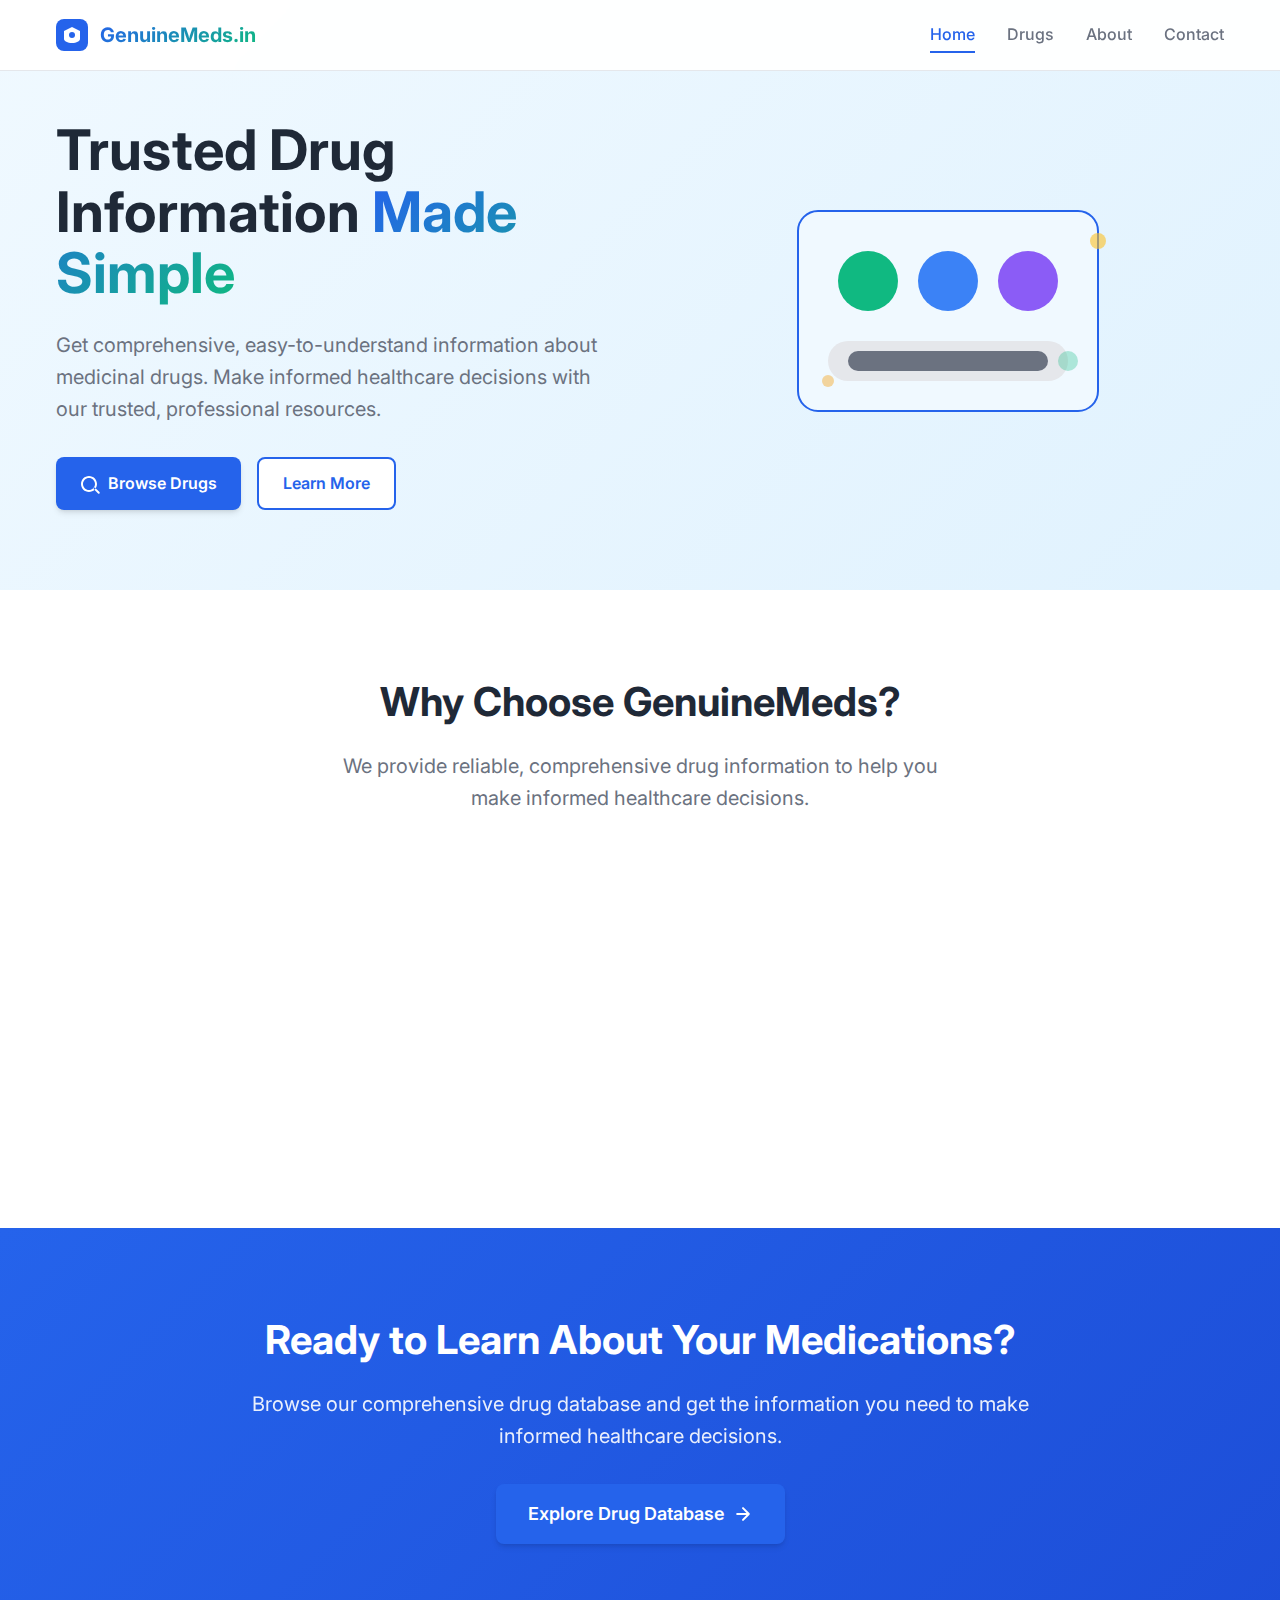
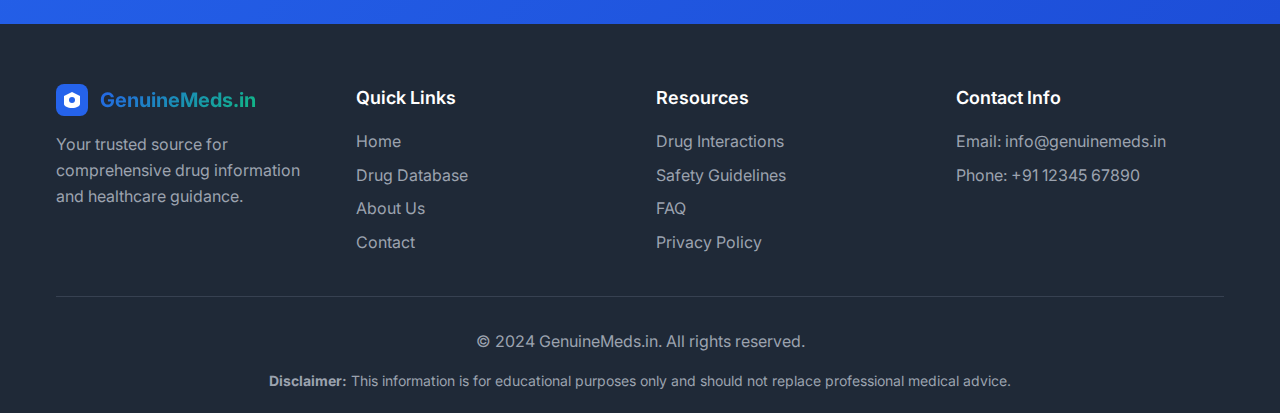
<file: index.html>
<!DOCTYPE html>
<html lang="en">
<head>
    <meta charset="UTF-8">
    <meta name="viewport" content="width=device-width, initial-scale=1.0">
    <title>GenuineMeds.in - Trusted Drug Information</title>
    <meta name="description" content="Your trusted source for comprehensive, easy-to-understand information about medicinal drugs and healthcare.">
    <link rel="stylesheet" href="styles.css">
    <link rel="preconnect" href="https://fonts.googleapis.com">
    <link rel="preconnect" href="https://fonts.gstatic.com" crossorigin>
    <link href="https://fonts.googleapis.com/css2?family=Inter:wght@300;400;500;600;700&display=swap" rel="stylesheet">
</head>
<body>
    <!-- Navigation -->
    <nav class="navbar">
        <div class="nav-container">
            <div class="nav-logo">
                <svg width="32" height="32" viewBox="0 0 32 32" fill="none" xmlns="http://www.w3.org/2000/svg">
                    <rect width="32" height="32" rx="8" fill="#2563eb"/>
                    <path d="M16 8L24 12V20C24 22.2091 20.4183 24 16 24C11.5817 24 8 22.2091 8 20V12L16 8Z" fill="white"/>
                    <circle cx="16" cy="16" r="3" fill="#2563eb"/>
                </svg>
                <span class="logo-text">GenuineMeds.in</span>
            </div>
            <div class="nav-menu" id="nav-menu">
                <a href="index.html" class="nav-link active">Home</a>
                <a href="drugs.html" class="nav-link">Drugs</a>
                <a href="about.html" class="nav-link">About</a>
                <a href="contact.html" class="nav-link">Contact</a>
            </div>
            <div class="nav-toggle" id="nav-toggle">
                <span class="bar"></span>
                <span class="bar"></span>
                <span class="bar"></span>
            </div>
        </div>
    </nav>

    <!-- Hero Section -->
    <section class="hero">
        <div class="hero-container">
            <div class="hero-content">
                <h1 class="hero-title">
                    Trusted Drug Information
                    <span class="hero-highlight">Made Simple</span>
                </h1>
                <p class="hero-description">
                    Get comprehensive, easy-to-understand information about medicinal drugs. 
                    Make informed healthcare decisions with our trusted, professional resources.
                </p>
                <div class="hero-buttons">
                    <a href="drugs.html" class="btn btn-primary">
                        <svg width="20" height="20" viewBox="0 0 20 20" fill="none" xmlns="http://www.w3.org/2000/svg">
                            <path d="M9 2C13.418 2 17 5.582 17 10C17 14.418 13.418 18 9 18C4.582 18 1 14.418 1 10C1 5.582 4.582 2 9 2ZM9 16C12.314 16 15 13.314 15 10C15 6.686 12.314 4 9 4C5.686 4 3 6.686 3 10C3 13.314 5.686 16 9 16ZM19.485 18.071L15.314 13.9C14.924 13.51 14.291 13.51 13.9 13.9C13.51 14.291 13.51 14.924 13.9 15.314L18.071 19.485C18.462 19.876 19.095 19.876 19.485 19.485C19.876 19.095 19.876 18.462 19.485 18.071Z" fill="currentColor"/>
                        </svg>
                        Browse Drugs
                    </a>
                    <a href="about.html" class="btn btn-secondary">Learn More</a>
                </div>
            </div>
            <div class="hero-image">
                <div class="hero-illustration">
                    <svg width="400" height="300" viewBox="0 0 400 300" fill="none" xmlns="http://www.w3.org/2000/svg">
                        <!-- Medical illustration -->
                        <rect x="50" y="50" width="300" height="200" rx="20" fill="#f0f9ff" stroke="#2563eb" stroke-width="2"/>
                        <circle cx="120" cy="120" r="30" fill="#10b981"/>
                        <circle cx="200" cy="120" r="30" fill="#3b82f6"/>
                        <circle cx="280" cy="120" r="30" fill="#8b5cf6"/>
                        <rect x="80" y="180" width="240" height="40" rx="20" fill="#e5e7eb"/>
                        <rect x="100" y="190" width="200" height="20" rx="10" fill="#6b7280"/>
                        <!-- Decorative elements -->
                        <circle cx="350" cy="80" r="8" fill="#fbbf24" opacity="0.6"/>
                        <circle cx="80" cy="220" r="6" fill="#f59e0b" opacity="0.4"/>
                        <circle cx="320" cy="200" r="10" fill="#10b981" opacity="0.3"/>
                    </svg>
                </div>
            </div>
        </div>
    </section>

    <!-- Features Section -->
    <section class="features">
        <div class="container">
            <div class="section-header">
                <h2 class="section-title">Why Choose GenuineMeds?</h2>
                <p class="section-description">
                    We provide reliable, comprehensive drug information to help you make informed healthcare decisions.
                </p>
            </div>
            <div class="features-grid">
                <div class="feature-card fade-in">
                    <div class="feature-icon">
                        <svg width="48" height="48" viewBox="0 0 48 48" fill="none" xmlns="http://www.w3.org/2000/svg">
                            <rect width="48" height="48" rx="12" fill="#dbeafe"/>
                            <path d="M24 12L32 16V28C32 31.314 27.523 34 24 34C20.477 34 16 31.314 16 28V16L24 12Z" fill="#2563eb"/>
                        </svg>
                    </div>
                    <h3 class="feature-title">Trusted Information</h3>
                    <p class="feature-description">
                        All drug information is verified by healthcare professionals and updated regularly.
                    </p>
                </div>
                <div class="feature-card fade-in">
                    <div class="feature-icon">
                        <svg width="48" height="48" viewBox="0 0 48 48" fill="none" xmlns="http://www.w3.org/2000/svg">
                            <rect width="48" height="48" rx="12" fill="#dcfce7"/>
                            <path d="M20 24L22 26L28 20M24 8C31.732 8 38 14.268 38 22C38 29.732 31.732 36 24 36C16.268 36 10 29.732 10 22C10 14.268 16.268 8 24 8Z" stroke="#16a34a" stroke-width="2" fill="none"/>
                        </svg>
                    </div>
                    <h3 class="feature-title">Easy to Understand</h3>
                    <p class="feature-description">
                        Complex medical information simplified into clear, accessible language for everyone.
                    </p>
                </div>
                <div class="feature-card fade-in">
                    <div class="feature-icon">
                        <svg width="48" height="48" viewBox="0 0 48 48" fill="none" xmlns="http://www.w3.org/2000/svg">
                            <rect width="48" height="48" rx="12" fill="#fef3c7"/>
                            <path d="M24 4L29.09 14.26L40 16L32 23.74L34.18 34.62L24 29.27L13.82 34.62L16 23.74L8 16L18.91 14.26L24 4Z" fill="#f59e0b"/>
                        </svg>
                    </div>
                    <h3 class="feature-title">Comprehensive Details</h3>
                    <p class="feature-description">
                        Complete information including uses, dosage, side effects, and safety precautions.
                    </p>
                </div>
            </div>
        </div>
    </section>

    <!-- CTA Section -->
    <section class="cta">
        <div class="container">
            <div class="cta-content">
                <h2 class="cta-title">Ready to Learn About Your Medications?</h2>
                <p class="cta-description">
                    Browse our comprehensive drug database and get the information you need to make informed healthcare decisions.
                </p>
                <a href="drugs.html" class="btn btn-primary btn-large">
                    Explore Drug Database
                    <svg width="20" height="20" viewBox="0 0 20 20" fill="none" xmlns="http://www.w3.org/2000/svg">
                        <path d="M4.167 10h11.666M10 4.167L15.833 10 10 15.833" stroke="currentColor" stroke-width="2" stroke-linecap="round" stroke-linejoin="round"/>
                    </svg>
                </a>
            </div>
        </div>
    </section>

    <!-- Footer -->
    <footer class="footer">
        <div class="container">
            <div class="footer-content">
                <div class="footer-section">
                    <div class="footer-logo">
                        <svg width="32" height="32" viewBox="0 0 32 32" fill="none" xmlns="http://www.w3.org/2000/svg">
                            <rect width="32" height="32" rx="8" fill="#2563eb"/>
                            <path d="M16 8L24 12V20C24 22.2091 20.4183 24 16 24C11.5817 24 8 22.2091 8 20V12L16 8Z" fill="white"/>
                            <circle cx="16" cy="16" r="3" fill="#2563eb"/>
                        </svg>
                        <span class="logo-text">GenuineMeds.in</span>
                    </div>
                    <p class="footer-description">
                        Your trusted source for comprehensive drug information and healthcare guidance.
                    </p>
                </div>
                <div class="footer-section">
                    <h4 class="footer-title">Quick Links</h4>
                    <ul class="footer-links">
                        <li><a href="index.html">Home</a></li>
                        <li><a href="drugs.html">Drug Database</a></li>
                        <li><a href="about.html">About Us</a></li>
                        <li><a href="contact.html">Contact</a></li>
                    </ul>
                </div>
                <div class="footer-section">
                    <h4 class="footer-title">Resources</h4>
                    <ul class="footer-links">
                        <li><a href="#">Drug Interactions</a></li>
                        <li><a href="#">Safety Guidelines</a></li>
                        <li><a href="#">FAQ</a></li>
                        <li><a href="#">Privacy Policy</a></li>
                    </ul>
                </div>
                <div class="footer-section">
                    <h4 class="footer-title">Contact Info</h4>
                    <div class="contact-info">
                        <p>Email: info@genuinemeds.in</p>
                        <p>Phone: +91 12345 67890</p>
                    </div>
                </div>
            </div>
            <div class="footer-bottom">
                <p>&copy; 2024 GenuineMeds.in. All rights reserved.</p>
                <p class="disclaimer">
                    <strong>Disclaimer:</strong> This information is for educational purposes only and should not replace professional medical advice.
                </p>
            </div>
        </div>
    </footer>

    <script src="script.js"></script>
</body>
</html>
</file>
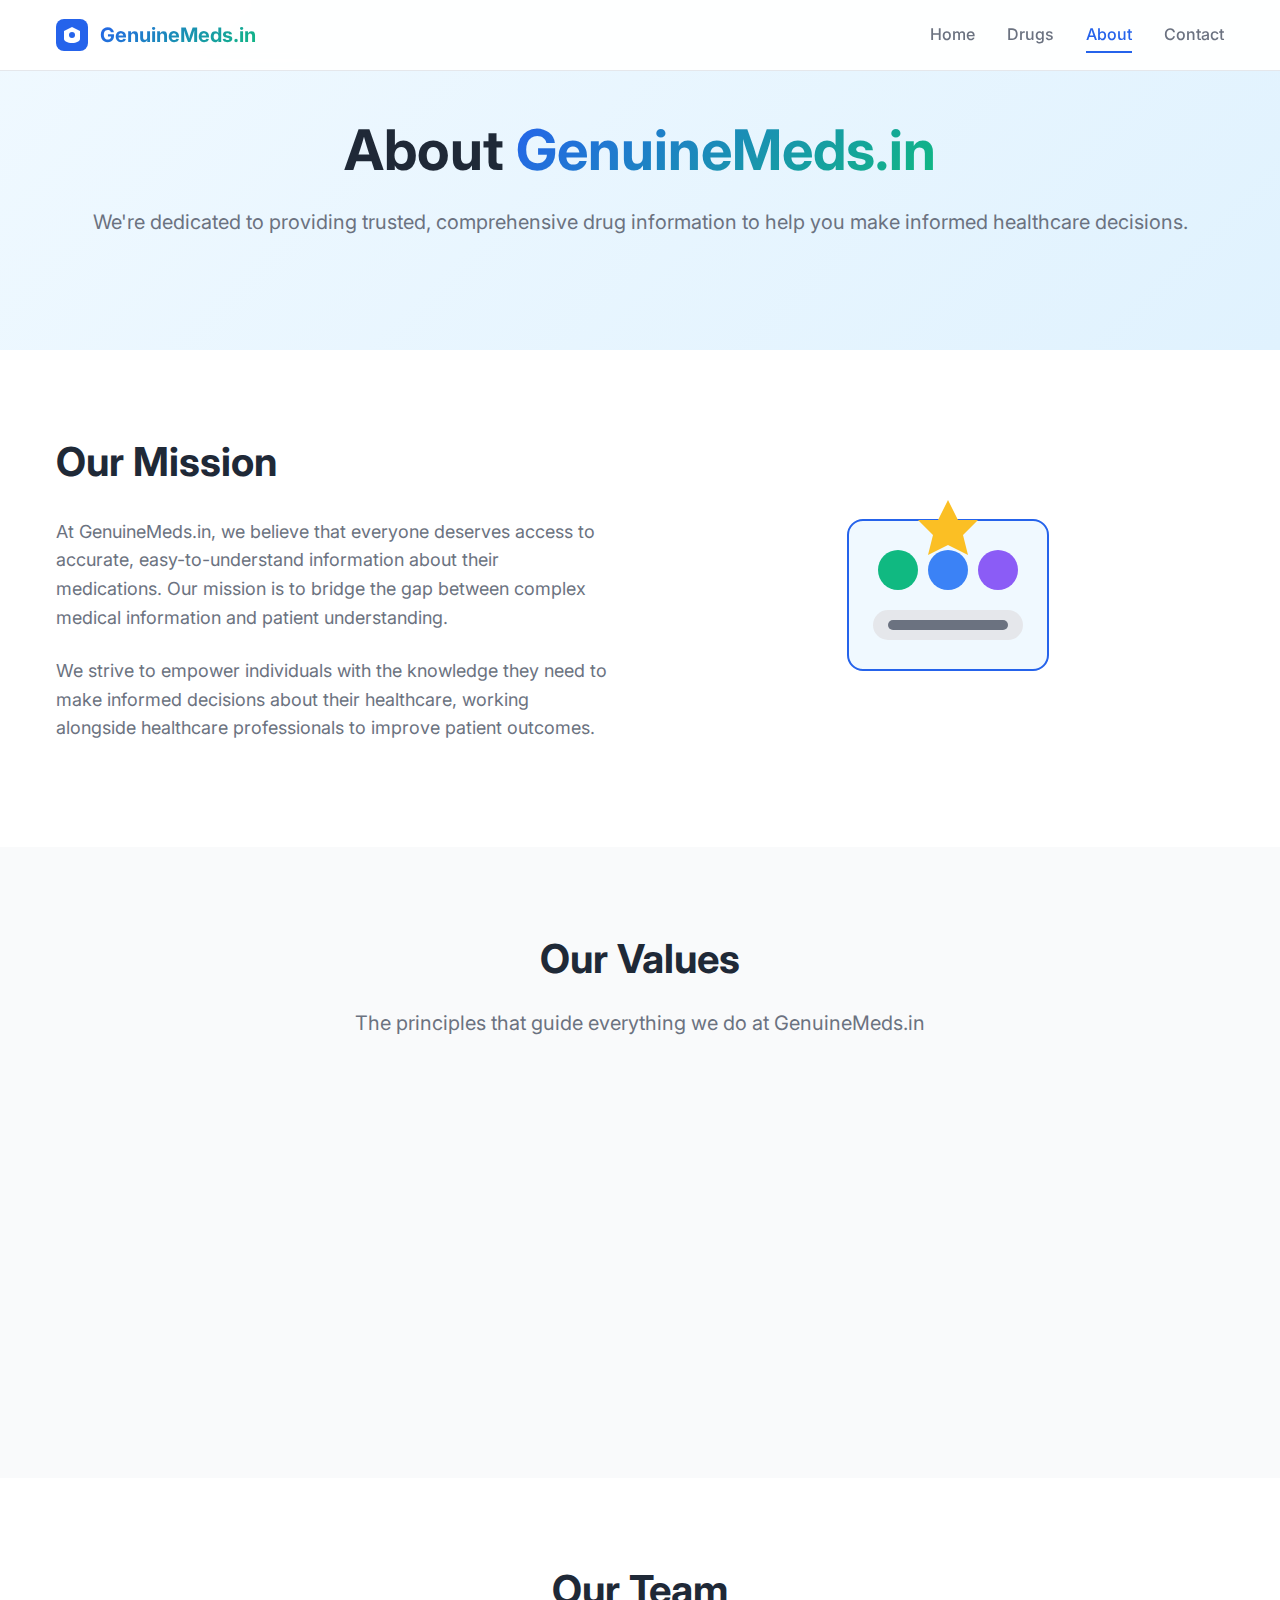
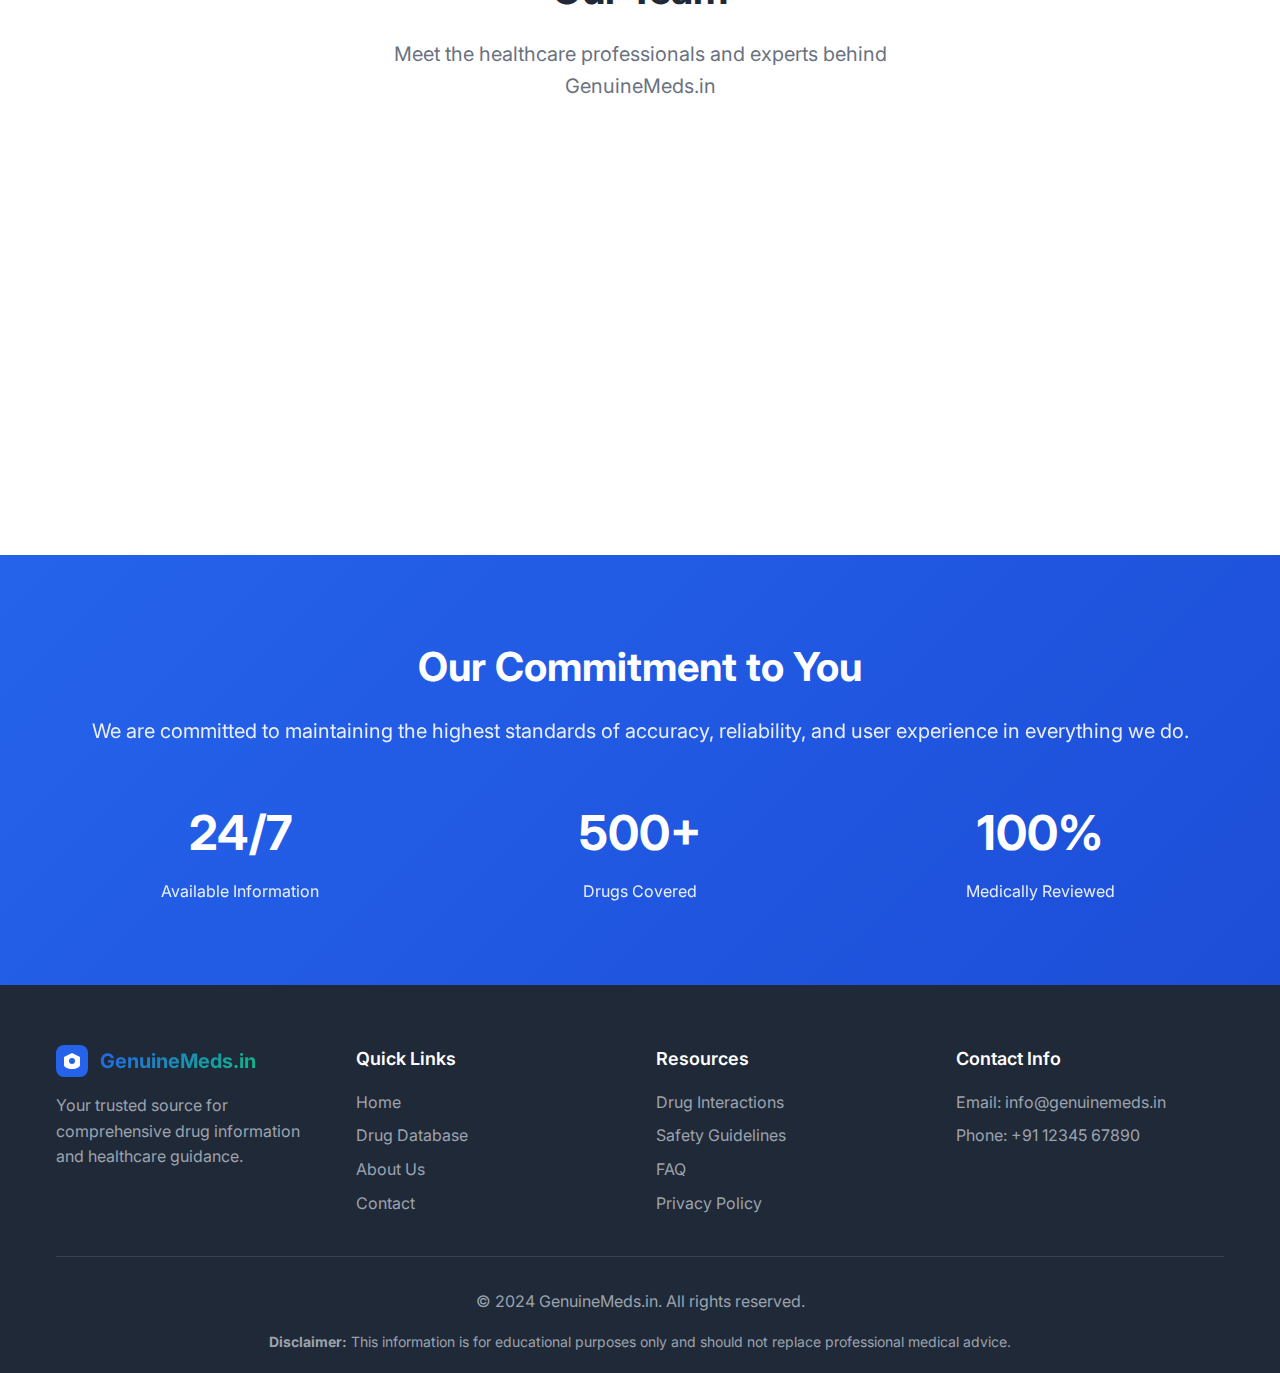
<file: about.html>
<!DOCTYPE html>
<html lang="en">
<head>
    <meta charset="UTF-8">
    <meta name="viewport" content="width=device-width, initial-scale=1.0">
    <title>About Us - GenuineMeds.in</title>
    <meta name="description" content="Learn about GenuineMeds.in - your trusted source for comprehensive drug information and healthcare guidance.">
    <link rel="stylesheet" href="styles.css">
    <link rel="preconnect" href="https://fonts.googleapis.com">
    <link rel="preconnect" href="https://fonts.gstatic.com" crossorigin>
    <link href="https://fonts.googleapis.com/css2?family=Inter:wght@300;400;500;600;700&display=swap" rel="stylesheet">
</head>
<body>
    <!-- Navigation -->
    <nav class="navbar">
        <div class="nav-container">
            <div class="nav-logo">
                <svg width="32" height="32" viewBox="0 0 32 32" fill="none" xmlns="http://www.w3.org/2000/svg">
                    <rect width="32" height="32" rx="8" fill="#2563eb"/>
                    <path d="M16 8L24 12V20C24 22.2091 20.4183 24 16 24C11.5817 24 8 22.2091 8 20V12L16 8Z" fill="white"/>
                    <circle cx="16" cy="16" r="3" fill="#2563eb"/>
                </svg>
                <span class="logo-text">GenuineMeds.in</span>
            </div>
            <div class="nav-menu" id="nav-menu">
                <a href="index.html" class="nav-link">Home</a>
                <a href="drugs.html" class="nav-link">Drugs</a>
                <a href="about.html" class="nav-link active">About</a>
                <a href="contact.html" class="nav-link">Contact</a>
            </div>
            <div class="nav-toggle" id="nav-toggle">
                <span class="bar"></span>
                <span class="bar"></span>
                <span class="bar"></span>
            </div>
        </div>
    </nav>

    <!-- Hero Section -->
    <section class="hero">
        <div class="container">
            <div class="text-center">
                <h1 class="hero-title">About <span class="hero-highlight">GenuineMeds.in</span></h1>
                <p class="hero-description">
                    We're dedicated to providing trusted, comprehensive drug information to help you make informed healthcare decisions.
                </p>
            </div>
        </div>
    </section>

    <!-- Mission Section -->
    <section style="padding: 80px 0;">
        <div class="container">
            <div class="about-mission-grid">
                <div class="fade-in">
                    <h2 class="about-section-title">Our Mission</h2>
                    <p class="about-text">
                        At GenuineMeds.in, we believe that everyone deserves access to accurate, easy-to-understand information about their medications. Our mission is to bridge the gap between complex medical information and patient understanding.
                    </p>
                    <p class="about-text">
                        We strive to empower individuals with the knowledge they need to make informed decisions about their healthcare, working alongside healthcare professionals to improve patient outcomes.
                    </p>
                </div>
                <div class="about-illustration fade-in">
                    <svg width="300" height="250" viewBox="0 0 300 250" fill="none" xmlns="http://www.w3.org/2000/svg">
                        <rect x="50" y="50" width="200" height="150" rx="15" fill="#f0f9ff" stroke="#2563eb" stroke-width="2"/>
                        <circle cx="100" cy="100" r="20" fill="#10b981"/>
                        <circle cx="150" cy="100" r="20" fill="#3b82f6"/>
                        <circle cx="200" cy="100" r="20" fill="#8b5cf6"/>
                        <rect x="75" y="140" width="150" height="30" rx="15" fill="#e5e7eb"/>
                        <rect x="90" y="150" width="120" height="10" rx="5" fill="#6b7280"/>
                        <path d="M150 30L160 50L180 50L165 65L170 85L150 75L130 85L135 65L120 50L140 50L150 30Z" fill="#fbbf24"/>
                    </svg>
                </div>
            </div>
        </div>
    </section>

    <!-- Values Section -->
    <section style="padding: 80px 0; background: var(--background-light);">
        <div class="container">
            <div class="section-header">
                <h2 class="section-title">Our Values</h2>
                <p class="section-description">
                    The principles that guide everything we do at GenuineMeds.in
                </p>
            </div>
            <div class="features-grid">
                <div class="feature-card fade-in">
                    <div class="feature-icon">
                        <svg width="48" height="48" viewBox="0 0 48 48" fill="none" xmlns="http://www.w3.org/2000/svg">
                            <rect width="48" height="48" rx="12" fill="#dbeafe"/>
                            <path d="M24 12L32 16V28C32 31.314 27.523 34 24 34C20.477 34 16 31.314 16 28V16L24 12Z" fill="#2563eb"/>
                        </svg>
                    </div>
                    <h3 class="feature-title">Accuracy</h3>
                    <p class="feature-description">
                        All information is thoroughly researched, fact-checked, and reviewed by healthcare professionals to ensure accuracy and reliability.
                    </p>
                </div>
                <div class="feature-card fade-in">
                    <div class="feature-icon">
                        <svg width="48" height="48" viewBox="0 0 48 48" fill="none" xmlns="http://www.w3.org/2000/svg">
                            <rect width="48" height="48" rx="12" fill="#dcfce7"/>
                            <path d="M24 8C31.732 8 38 14.268 38 22C38 29.732 31.732 36 24 36C16.268 36 10 29.732 10 22C10 14.268 16.268 8 24 8Z" fill="#16a34a"/>
                            <path d="M18 22L22 26L30 18" stroke="white" stroke-width="3" stroke-linecap="round" stroke-linejoin="round"/>
                        </svg>
                    </div>
                    <h3 class="feature-title">Accessibility</h3>
                    <p class="feature-description">
                        We make complex medical information accessible to everyone, regardless of their medical background or education level.
                    </p>
                </div>
                <div class="feature-card fade-in">
                    <div class="feature-icon">
                        <svg width="48" height="48" viewBox="0 0 48 48" fill="none" xmlns="http://www.w3.org/2000/svg">
                            <rect width="48" height="48" rx="12" fill="#fef3c7"/>
                            <path d="M24 4L29.09 14.26L40 16L32 23.74L34.18 34.62L24 29.27L13.82 34.62L16 23.74L8 16L18.91 14.26L24 4Z" fill="#f59e0b"/>
                        </svg>
                    </div>
                    <h3 class="feature-title">Transparency</h3>
                    <p class="feature-description">
                        We clearly cite our sources, explain our methodology, and are transparent about the limitations of the information we provide.
                    </p>
                </div>
            </div>
        </div>
    </section>

    <!-- Team Section -->
    <section style="padding: 80px 0;">
        <div class="container">
            <div class="section-header">
                <h2 class="section-title">Our Team</h2>
                <p class="section-description">
                    Meet the healthcare professionals and experts behind GenuineMeds.in
                </p>
            </div>
            <div class="team-grid">
                <div class="team-card fade-in">
                    <div class="team-avatar team-avatar-blue">
                        <svg width="40" height="40" viewBox="0 0 40 40" fill="none" xmlns="http://www.w3.org/2000/svg">
                            <circle cx="20" cy="15" r="7" fill="#2563eb"/>
                            <path d="M5 35C5 28.3726 10.3726 23 17 23H23C29.6274 23 35 28.3726 35 35V35C35 36.1046 34.1046 37 33 37H7C5.89543 37 5 36.1046 5 35V35Z" fill="#2563eb"/>
                        </svg>
                    </div>
                    <h3 class="team-name">Dr. Sarah Johnson</h3>
                    <p class="team-role team-role-blue">Chief Medical Officer</p>
                    <p class="team-description">Board-certified pharmacist with 15+ years of experience in clinical pharmacy and drug information services.</p>
                </div>
                <div class="team-card fade-in">
                    <div class="team-avatar team-avatar-green">
                        <svg width="40" height="40" viewBox="0 0 40 40" fill="none" xmlns="http://www.w3.org/2000/svg">
                            <circle cx="20" cy="15" r="7" fill="#16a34a"/>
                            <path d="M5 35C5 28.3726 10.3726 23 17 23H23C29.6274 23 35 28.3726 35 35V35C35 36.1046 34.1046 37 33 37H7C5.89543 37 5 36.1046 5 35V35Z" fill="#16a34a"/>
                        </svg>
                    </div>
                    <h3 class="team-name">Dr. Michael Chen</h3>
                    <p class="team-role team-role-green">Medical Advisor</p>
                    <p class="team-description">Internal medicine physician specializing in medication management and patient education.</p>
                </div>
                <div class="team-card fade-in">
                    <div class="team-avatar team-avatar-yellow">
                        <svg width="40" height="40" viewBox="0 0 40 40" fill="none" xmlns="http://www.w3.org/2000/svg">
                            <circle cx="20" cy="15" r="7" fill="#f59e0b"/>
                            <path d="M5 35C5 28.3726 10.3726 23 17 23H23C29.6274 23 35 28.3726 35 35V35C35 36.1046 34.1046 37 33 37H7C5.89543 37 5 36.1046 5 35V35Z" fill="#f59e0b"/>
                        </svg>
                    </div>
                    <h3 class="team-name">Lisa Rodriguez</h3>
                    <p class="team-role team-role-yellow">Content Director</p>
                    <p class="team-description">Medical writer with expertise in translating complex medical information into patient-friendly content.</p>
                </div>
            </div>
        </div>
    </section>

    <!-- Commitment Section -->
    <section class="cta">
        <div class="container">
            <div class="text-center">
                <h2 class="cta-title">Our Commitment to You</h2>
                <p class="cta-description">
                    We are committed to maintaining the highest standards of accuracy, reliability, and user experience in everything we do.
                </p>
                <div class="stats-grid">
                    <div class="stat-item">
                        <div class="stat-number">24/7</div>
                        <div class="stat-label">Available Information</div>
                    </div>
                    <div class="stat-item">
                        <div class="stat-number">500+</div>
                        <div class="stat-label">Drugs Covered</div>
                    </div>
                    <div class="stat-item">
                        <div class="stat-number">100%</div>
                        <div class="stat-label">Medically Reviewed</div>
                    </div>
                </div>
            </div>
        </div>
    </section>

    <!-- Footer -->
    <footer class="footer">
        <div class="container">
            <div class="footer-content">
                <div class="footer-section">
                    <div class="footer-logo">
                        <svg width="32" height="32" viewBox="0 0 32 32" fill="none" xmlns="http://www.w3.org/2000/svg">
                            <rect width="32" height="32" rx="8" fill="#2563eb"/>
                            <path d="M16 8L24 12V20C24 22.2091 20.4183 24 16 24C11.5817 24 8 22.2091 8 20V12L16 8Z" fill="white"/>
                            <circle cx="16" cy="16" r="3" fill="#2563eb"/>
                        </svg>
                        <span class="logo-text">GenuineMeds.in</span>
                    </div>
                    <p class="footer-description">
                        Your trusted source for comprehensive drug information and healthcare guidance.
                    </p>
                </div>
                <div class="footer-section">
                    <h4 class="footer-title">Quick Links</h4>
                    <ul class="footer-links">
                        <li><a href="index.html">Home</a></li>
                        <li><a href="drugs.html">Drug Database</a></li>
                        <li><a href="about.html">About Us</a></li>
                        <li><a href="contact.html">Contact</a></li>
                    </ul>
                </div>
                <div class="footer-section">
                    <h4 class="footer-title">Resources</h4>
                    <ul class="footer-links">
                        <li><a href="#">Drug Interactions</a></li>
                        <li><a href="#">Safety Guidelines</a></li>
                        <li><a href="#">FAQ</a></li>
                        <li><a href="#">Privacy Policy</a></li>
                    </ul>
                </div>
                <div class="footer-section">
                    <h4 class="footer-title">Contact Info</h4>
                    <div class="contact-info">
                        <p>Email: info@genuinemeds.in</p>
                        <p>Phone: +91 12345 67890</p>
                    </div>
                </div>
            </div>
            <div class="footer-bottom">
                <p>&copy; 2024 GenuineMeds.in. All rights reserved.</p>
                <p class="disclaimer">
                    <strong>Disclaimer:</strong> This information is for educational purposes only and should not replace professional medical advice.
                </p>
            </div>
        </div>
    </footer>

    <script src="script.js"></script>
</body>
</html>
</file>
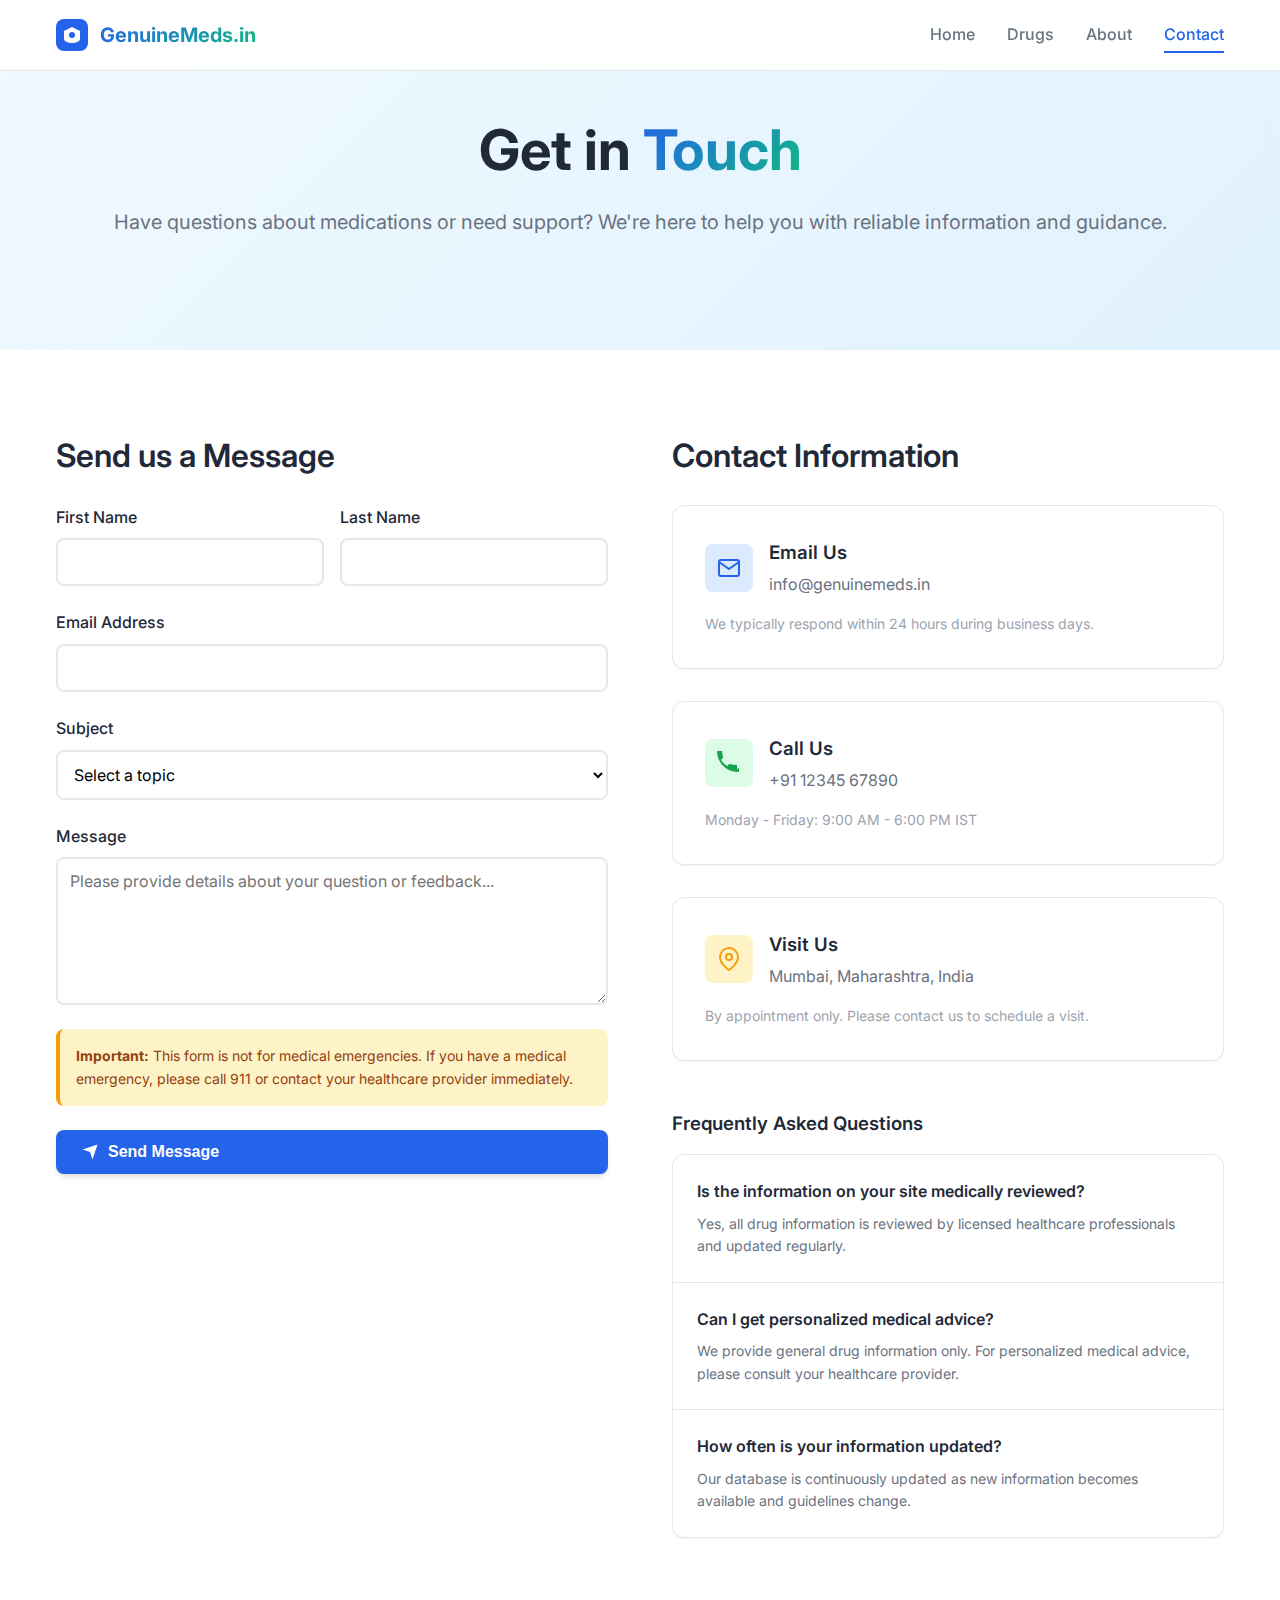
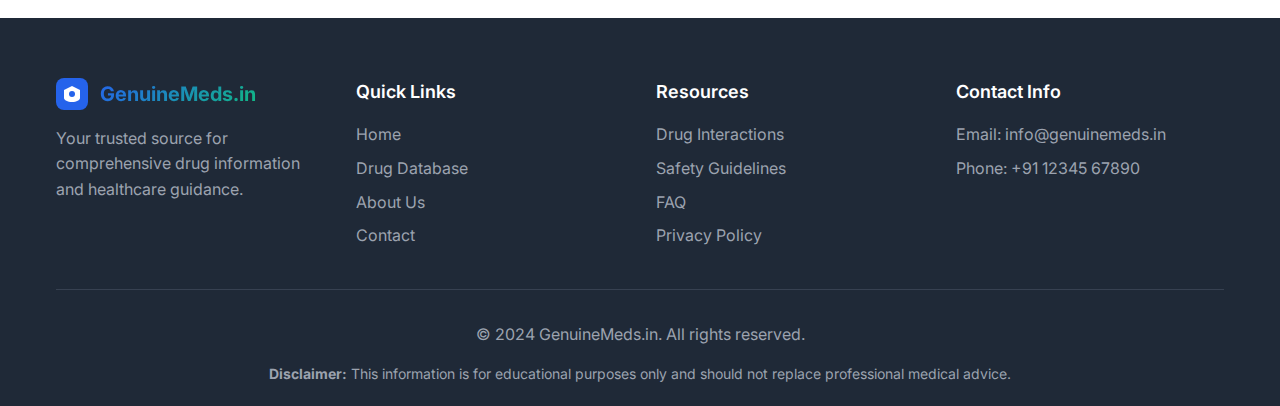
<file: contact.html>
<!DOCTYPE html>
<html lang="en">
<head>
    <meta charset="UTF-8">
    <meta name="viewport" content="width=device-width, initial-scale=1.0">
    <title>Contact Us - GenuineMeds.in</title>
    <meta name="description" content="Get in touch with GenuineMeds.in for questions, feedback, or support regarding drug information and healthcare guidance.">
    <link rel="stylesheet" href="styles.css">
    <link rel="preconnect" href="https://fonts.googleapis.com">
    <link rel="preconnect" href="https://fonts.gstatic.com" crossorigin>
    <link href="https://fonts.googleapis.com/css2?family=Inter:wght@300;400;500;600;700&display=swap" rel="stylesheet">
</head>
<body>
    <!-- Navigation -->
    <nav class="navbar">
        <div class="nav-container">
            <div class="nav-logo">
                <svg width="32" height="32" viewBox="0 0 32 32" fill="none" xmlns="http://www.w3.org/2000/svg">
                    <rect width="32" height="32" rx="8" fill="#2563eb"/>
                    <path d="M16 8L24 12V20C24 22.2091 20.4183 24 16 24C11.5817 24 8 22.2091 8 20V12L16 8Z" fill="white"/>
                    <circle cx="16" cy="16" r="3" fill="#2563eb"/>
                </svg>
                <span class="logo-text">GenuineMeds.in</span>
            </div>
            <div class="nav-menu" id="nav-menu">
                <a href="index.html" class="nav-link">Home</a>
                <a href="drugs.html" class="nav-link">Drugs</a>
                <a href="about.html" class="nav-link">About</a>
                <a href="contact.html" class="nav-link active">Contact</a>
            </div>
            <div class="nav-toggle" id="nav-toggle">
                <span class="bar"></span>
                <span class="bar"></span>
                <span class="bar"></span>
            </div>
        </div>
    </nav>

    <!-- Hero Section -->
    <section class="hero">
        <div class="container">
            <div class="text-center">
                <h1 class="hero-title">Get in <span class="hero-highlight">Touch</span></h1>
                <p class="hero-description">
                    Have questions about medications or need support? We're here to help you with reliable information and guidance.
                </p>
            </div>
        </div>
    </section>

    <!-- Contact Section -->
    <section style="padding: 80px 0;">
        <div class="container">
            <div class="contact-grid">
                <!-- Contact Form -->
                <div class="contact-form-section">
                    <h2 class="contact-section-title">Send us a Message</h2>
                    <form id="contactForm" class="contact-form">
                        <div class="form-row">
                            <div class="form-group">
                                <label for="firstName" class="form-label">First Name</label>
                                <input type="text" id="firstName" name="firstName" required class="form-input">
                            </div>
                            <div class="form-group">
                                <label for="lastName" class="form-label">Last Name</label>
                                <input type="text" id="lastName" name="lastName" required class="form-input">
                            </div>
                        </div>
                        <div class="form-group">
                            <label for="email" class="form-label">Email Address</label>
                            <input type="email" id="email" name="email" required class="form-input">
                        </div>
                        <div class="form-group">
                            <label for="subject" class="form-label">Subject</label>
                            <select id="subject" name="subject" required class="form-select">
                                <option value="">Select a topic</option>
                                <option value="drug-information">Drug Information Question</option>
                                <option value="website-feedback">Website Feedback</option>
                                <option value="technical-support">Technical Support</option>
                                <option value="partnership">Partnership Inquiry</option>
                                <option value="other">Other</option>
                            </select>
                        </div>
                        <div class="form-group">
                            <label for="message" class="form-label">Message</label>
                            <textarea id="message" name="message" rows="6" required class="form-textarea" placeholder="Please provide details about your question or feedback..."></textarea>
                        </div>
                        <div class="form-disclaimer">
                            <p>
                                <strong>Important:</strong> This form is not for medical emergencies. If you have a medical emergency, please call 911 or contact your healthcare provider immediately.
                            </p>
                        </div>
                        <button type="submit" class="btn btn-primary">
                            <svg width="20" height="20" viewBox="0 0 20 20" fill="none" xmlns="http://www.w3.org/2000/svg">
                                <path d="M2.5 7.5L17.5 2.5L12.5 17.5L10 10L2.5 7.5Z" fill="currentColor"/>
                            </svg>
                            Send Message
                        </button>
                    </form>
                </div>

                <!-- Contact Information -->
                <div class="contact-info-section">
                    <h2 class="contact-section-title">Contact Information</h2>
                    <div class="contact-cards">
                        <div class="contact-card">
                            <div class="contact-card-header">
                                <div class="contact-icon contact-icon-blue">
                                    <svg width="24" height="24" viewBox="0 0 24 24" fill="none" xmlns="http://www.w3.org/2000/svg">
                                        <path d="M4 4H20C21.1 4 22 4.9 22 6V18C22 19.1 21.1 20 20 20H4C2.9 20 2 19.1 2 18V6C2 4.9 2.9 4 4 4Z" stroke="#2563eb" stroke-width="2" stroke-linecap="round" stroke-linejoin="round"/>
                                        <polyline points="22,6 12,13 2,6" stroke="#2563eb" stroke-width="2" stroke-linecap="round" stroke-linejoin="round"/>
                                    </svg>
                                </div>
                                <div class="contact-card-content">
                                    <h3 class="contact-card-title">Email Us</h3>
                                    <p class="contact-card-value">info@genuinemeds.in</p>
                                </div>
                            </div>
                            <p class="contact-card-description">We typically respond within 24 hours during business days.</p>
                        </div>

                        <div class="contact-card">
                            <div class="contact-card-header">
                                <div class="contact-icon contact-icon-green">
                                    <svg width="24" height="24" viewBox="0 0 24 24" fill="none" xmlns="http://www.w3.org/2000/svg">
                                        <path d="M22 16.92V19.92C22 20.52 21.52 21 20.92 21C9.4 21 0 11.6 0 0.08C0 -0.52 0.48 -1 1.08 -1H4.08C4.68 -1 5.16 -0.52 5.16 0.08C5.16 2.08 5.44 4.04 6 5.92C6.12 6.32 6 6.76 5.72 7.04L4.12 8.64C5.32 11.24 7.76 13.68 10.36 14.88L11.96 13.28C12.24 13 12.68 12.88 13.08 13C14.96 13.56 16.92 13.84 18.92 13.84C19.52 13.84 20 14.32 20 14.92V17.92C20 18.52 19.52 19 18.92 19Z" fill="#16a34a"/>
                                    </svg>
                                </div>
                                <div class="contact-card-content">
                                    <h3 class="contact-card-title">Call Us</h3>
                                    <p class="contact-card-value">+91 12345 67890</p>
                                </div>
                            </div>
                            <p class="contact-card-description">Monday - Friday: 9:00 AM - 6:00 PM IST</p>
                        </div>

                        <div class="contact-card">
                            <div class="contact-card-header">
                                <div class="contact-icon contact-icon-yellow">
                                    <svg width="24" height="24" viewBox="0 0 24 24" fill="none" xmlns="http://www.w3.org/2000/svg">
                                        <path d="M21 10C21 17 12 23 12 23S3 17 3 10C3 5.03 7.03 1 12 1S21 5.03 21 10Z" stroke="#f59e0b" stroke-width="2" stroke-linecap="round" stroke-linejoin="round"/>
                                        <circle cx="12" cy="10" r="3" stroke="#f59e0b" stroke-width="2" stroke-linecap="round" stroke-linejoin="round"/>
                                    </svg>
                                </div>
                                <div class="contact-card-content">
                                    <h3 class="contact-card-title">Visit Us</h3>
                                    <p class="contact-card-value">Mumbai, Maharashtra, India</p>
                                </div>
                            </div>
                            <p class="contact-card-description">By appointment only. Please contact us to schedule a visit.</p>
                        </div>
                    </div>

                    <!-- FAQ Section -->
                    <div class="faq-section">
                        <h3 class="faq-title">Frequently Asked Questions</h3>
                        <div class="faq-card">
                            <div class="faq-item">
                                <h4 class="faq-question">Is the information on your site medically reviewed?</h4>
                                <p class="faq-answer">Yes, all drug information is reviewed by licensed healthcare professionals and updated regularly.</p>
                            </div>
                            <div class="faq-item">
                                <h4 class="faq-question">Can I get personalized medical advice?</h4>
                                <p class="faq-answer">We provide general drug information only. For personalized medical advice, please consult your healthcare provider.</p>
                            </div>
                            <div class="faq-item">
                                <h4 class="faq-question">How often is your information updated?</h4>
                                <p class="faq-answer">Our database is continuously updated as new information becomes available and guidelines change.</p>
                            </div>
                        </div>
                    </div>
                </div>
            </div>
        </div>
    </section>

    <!-- Footer -->
    <footer class="footer">
        <div class="container">
            <div class="footer-content">
                <div class="footer-section">
                    <div class="footer-logo">
                        <svg width="32" height="32" viewBox="0 0 32 32" fill="none" xmlns="http://www.w3.org/2000/svg">
                            <rect width="32" height="32" rx="8" fill="#2563eb"/>
                            <path d="M16 8L24 12V20C24 22.2091 20.4183 24 16 24C11.5817 24 8 22.2091 8 20V12L16 8Z" fill="white"/>
                            <circle cx="16" cy="16" r="3" fill="#2563eb"/>
                        </svg>
                        <span class="logo-text">GenuineMeds.in</span>
                    </div>
                    <p class="footer-description">
                        Your trusted source for comprehensive drug information and healthcare guidance.
                    </p>
                </div>
                <div class="footer-section">
                    <h4 class="footer-title">Quick Links</h4>
                    <ul class="footer-links">
                        <li><a href="index.html">Home</a></li>
                        <li><a href="drugs.html">Drug Database</a></li>
                        <li><a href="about.html">About Us</a></li>
                        <li><a href="contact.html">Contact</a></li>
                    </ul>
                </div>
                <div class="footer-section">
                    <h4 class="footer-title">Resources</h4>
                    <ul class="footer-links">
                        <li><a href="#">Drug Interactions</a></li>
                        <li><a href="#">Safety Guidelines</a></li>
                        <li><a href="#">FAQ</a></li>
                        <li><a href="#">Privacy Policy</a></li>
                    </ul>
                </div>
                <div class="footer-section">
                    <h4 class="footer-title">Contact Info</h4>
                    <div class="contact-info">
                        <p>Email: info@genuinemeds.in</p>
                        <p>Phone: +91 12345 67890</p>
                    </div>
                </div>
            </div>
            <div class="footer-bottom">
                <p>&copy; 2024 GenuineMeds.in. All rights reserved.</p>
                <p class="disclaimer">
                    <strong>Disclaimer:</strong> This information is for educational purposes only and should not replace professional medical advice.
                </p>
            </div>
        </div>
    </footer>

    <script src="script.js"></script>
</body>
</html>
</file>
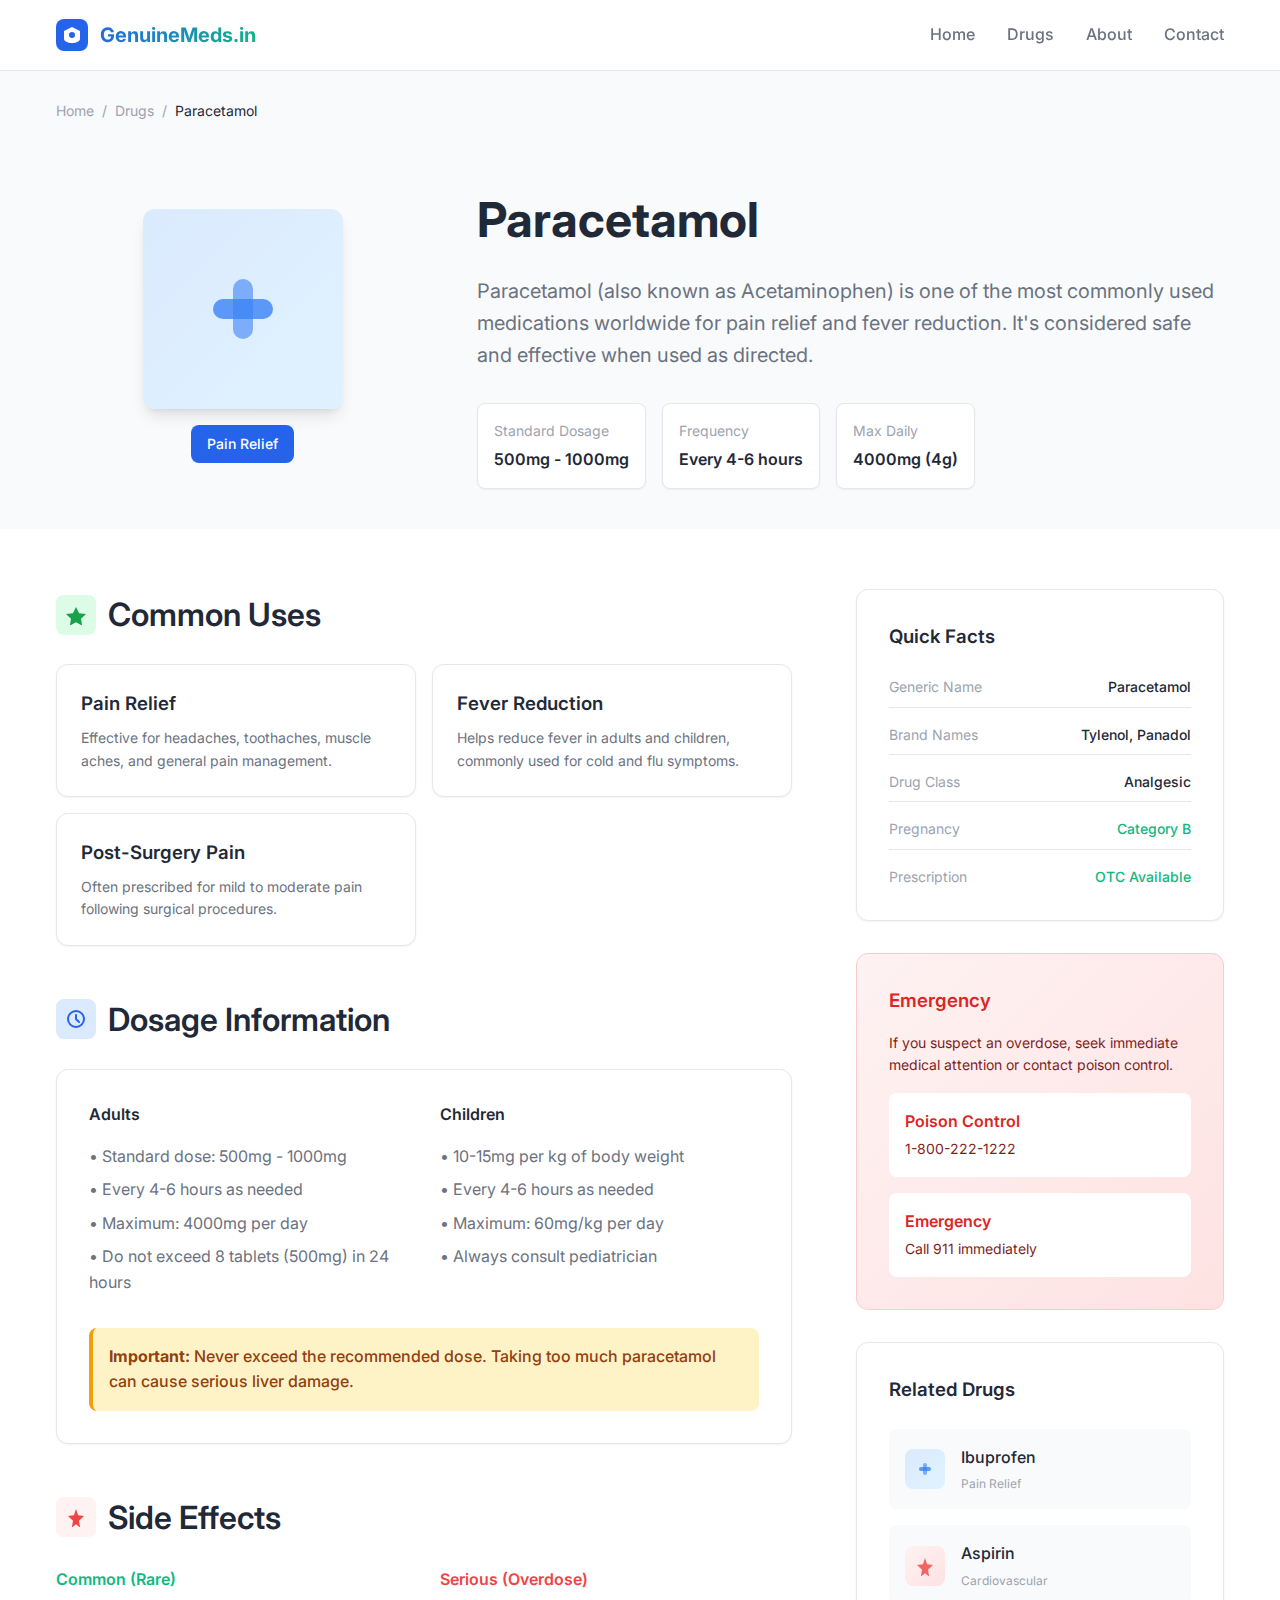
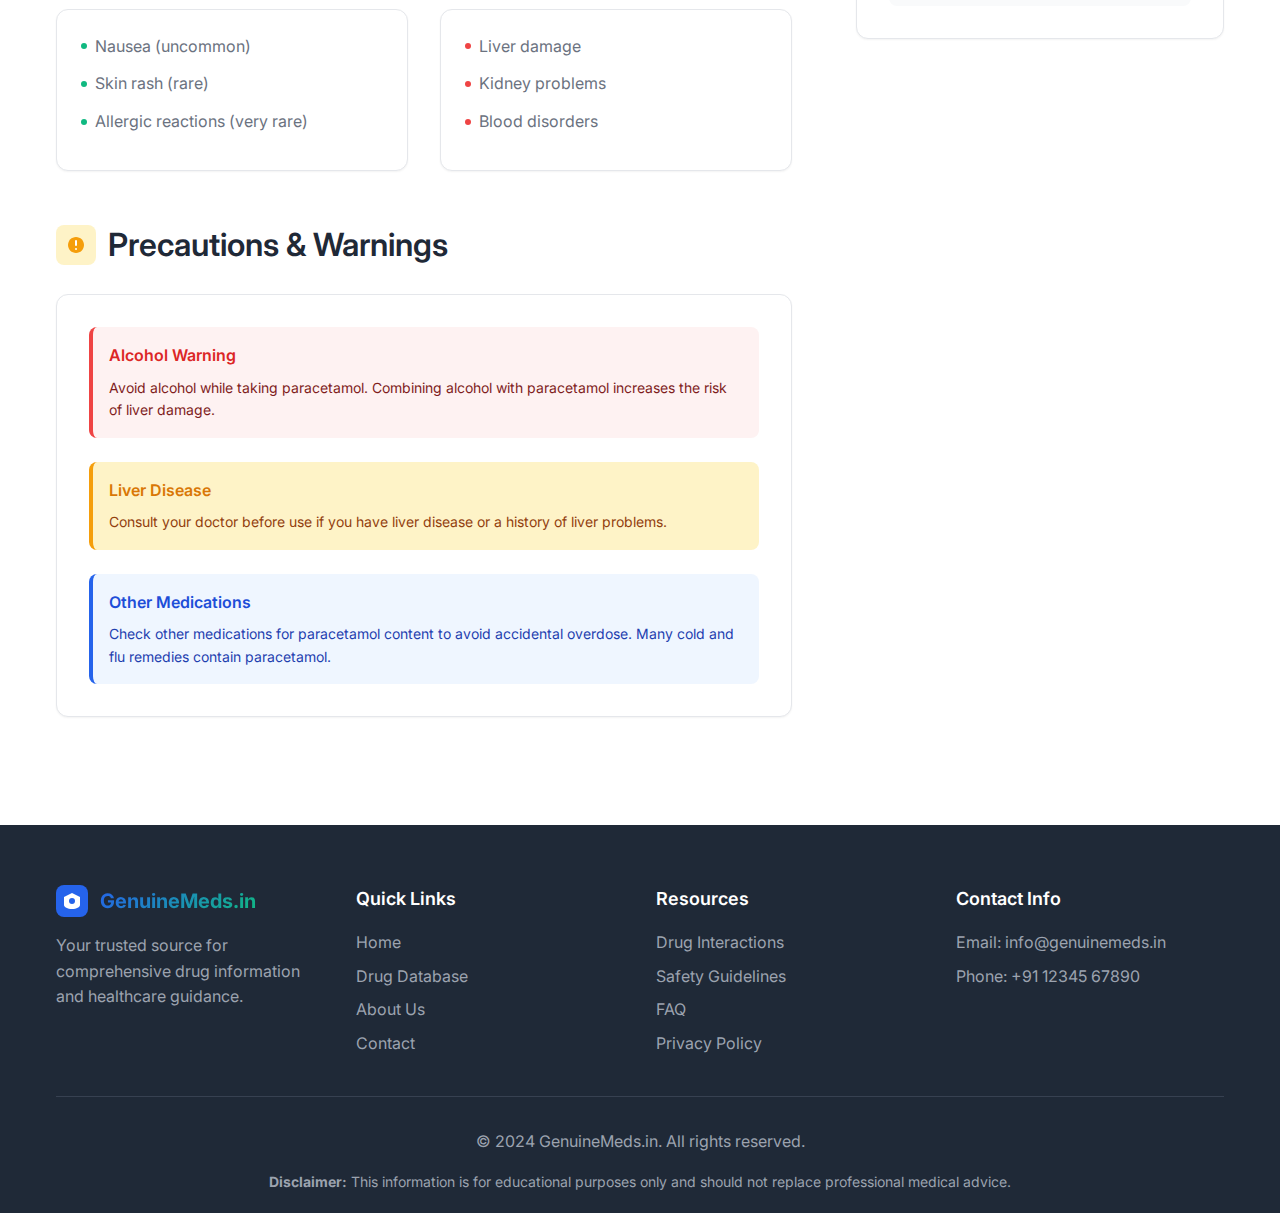
<file: paracetamol.html>
<!DOCTYPE html>
<html lang="en">
<head>
    <meta charset="UTF-8">
    <meta name="viewport" content="width=device-width, initial-scale=1.0">
    <title>Paracetamol - Drug Information | GenuineMeds.in</title>
    <meta name="description" content="Complete information about Paracetamol including uses, dosage, side effects, and safety precautions.">
    <link rel="stylesheet" href="../styles.css">
    <link rel="preconnect" href="https://fonts.googleapis.com">
    <link rel="preconnect" href="https://fonts.gstatic.com" crossorigin>
    <link href="https://fonts.googleapis.com/css2?family=Inter:wght@300;400;500;600;700&display=swap" rel="stylesheet">
</head>
<body>
    <!-- Navigation -->
    <nav class="navbar">
        <div class="nav-container">
            <div class="nav-logo">
                <svg width="32" height="32" viewBox="0 0 32 32" fill="none" xmlns="http://www.w3.org/2000/svg">
                    <rect width="32" height="32" rx="8" fill="#2563eb"/>
                    <path d="M16 8L24 12V20C24 22.2091 20.4183 24 16 24C11.5817 24 8 22.2091 8 20V12L16 8Z" fill="white"/>
                    <circle cx="16" cy="16" r="3" fill="#2563eb"/>
                </svg>
                <span class="logo-text">GenuineMeds.in</span>
            </div>
            <div class="nav-menu" id="nav-menu">
                <a href="../index.html" class="nav-link">Home</a>
                <a href="index.html" class="nav-link">Drugs</a>
                <a href="../about.html" class="nav-link">About</a>
                <a href="../contact.html" class="nav-link">Contact</a>
            </div>
            <div class="nav-toggle" id="nav-toggle">
                <span class="bar"></span>
                <span class="bar"></span>
                <span class="bar"></span>
            </div>
        </div>
    </nav>

    <!-- Breadcrumb -->
    <section style="padding: 100px 0 20px; background: var(--background-light);">
        <div class="container">
            <nav class="breadcrumb" style="display: flex; align-items: center; gap: 0.5rem; color: var(--text-light); font-size: 0.875rem;">
                <a href="../index.html" style="color: var(--text-light); text-decoration: none;">Home</a>
                <span>/</span>
                <a href="index.html" style="color: var(--text-light); text-decoration: none;">Drugs</a>
                <span>/</span>
                <span style="color: var(--text-primary);">Paracetamol</span>
            </nav>
        </div>
    </section>

    <!-- Drug Header -->
    <section style="padding: 40px 0; background: var(--background-light);">
        <div class="container">
            <div style="display: grid; grid-template-columns: 1fr 2fr; gap: 3rem; align-items: center;">
                <div class="drug-visual" style="text-align: center;">
                    <div style="width: 200px; height: 200px; background: linear-gradient(135deg, #dbeafe, #e0f2fe); border-radius: var(--border-radius-lg); display: flex; align-items: center; justify-content: center; margin: 0 auto 1rem; box-shadow: var(--shadow-lg);">
                        <svg width="100" height="100" viewBox="0 0 100 100" fill="none" xmlns="http://www.w3.org/2000/svg">
                            <rect x="20" y="40" width="60" height="20" rx="10" fill="#3b82f6" opacity="0.8"/>
                            <rect x="40" y="20" width="20" height="60" rx="10" fill="#3b82f6" opacity="0.6"/>
                        </svg>
                    </div>
                    <div class="drug-category-badge" style="display: inline-block; background: var(--primary-color); color: white; padding: 0.5rem 1rem; border-radius: var(--border-radius); font-size: 0.875rem; font-weight: 500;">
                        Pain Relief
                    </div>
                </div>
                <div>
                    <h1 style="font-size: 3rem; font-weight: 700; margin-bottom: 1rem; color: var(--text-primary);">Paracetamol</h1>
                    <p style="font-size: 1.25rem; color: var(--text-secondary); margin-bottom: 2rem; line-height: 1.6;">
                        Paracetamol (also known as Acetaminophen) is one of the most commonly used medications worldwide for pain relief and fever reduction. It's considered safe and effective when used as directed.
                    </p>
                    <div style="display: flex; gap: 1rem; flex-wrap: wrap;">
                        <div class="quick-info" style="background: white; padding: 1rem; border-radius: var(--border-radius); box-shadow: var(--shadow-sm); border: 1px solid var(--border-color);">
                            <div style="font-size: 0.875rem; color: var(--text-light); margin-bottom: 0.25rem;">Standard Dosage</div>
                            <div style="font-weight: 600; color: var(--text-primary);">500mg - 1000mg</div>
                        </div>
                        <div class="quick-info" style="background: white; padding: 1rem; border-radius: var(--border-radius); box-shadow: var(--shadow-sm); border: 1px solid var(--border-color);">
                            <div style="font-size: 0.875rem; color: var(--text-light); margin-bottom: 0.25rem;">Frequency</div>
                            <div style="font-weight: 600; color: var(--text-primary);">Every 4-6 hours</div>
                        </div>
                        <div class="quick-info" style="background: white; padding: 1rem; border-radius: var(--border-radius); box-shadow: var(--shadow-sm); border: 1px solid var(--border-color);">
                            <div style="font-size: 0.875rem; color: var(--text-light); margin-bottom: 0.25rem;">Max Daily</div>
                            <div style="font-weight: 600; color: var(--text-primary);">4000mg (4g)</div>
                        </div>
                    </div>
                </div>
            </div>
        </div>
    </section>

    <!-- Drug Information -->
    <section style="padding: 60px 0;">
        <div class="container">
            <div style="display: grid; grid-template-columns: 2fr 1fr; gap: 4rem;">
                <!-- Main Content -->
                <div>
                    <!-- Uses Section -->
                    <div class="info-section" style="margin-bottom: 3rem;">
                        <h2 style="font-size: 2rem; font-weight: 600; margin-bottom: 1.5rem; color: var(--text-primary); display: flex; align-items: center; gap: 0.75rem;">
                            <div style="width: 40px; height: 40px; background: #dcfce7; border-radius: var(--border-radius); display: flex; align-items: center; justify-content: center;">
                                <svg width="20" height="20" viewBox="0 0 20 20" fill="none" xmlns="http://www.w3.org/2000/svg">
                                    <path d="M10 2L13.09 8.26L20 9L15 13.74L16.18 20.62L10 17.27L3.82 20.62L5 13.74L0 9L6.91 8.26L10 2Z" fill="#16a34a"/>
                                </svg>
                            </div>
                            Common Uses
                        </h2>
                        <div style="display: grid; grid-template-columns: repeat(auto-fit, minmax(250px, 1fr)); gap: 1rem;">
                            <div class="use-card" style="background: white; padding: 1.5rem; border-radius: var(--border-radius-lg); box-shadow: var(--shadow-sm); border: 1px solid var(--border-color);">
                                <h3 style="font-weight: 600; margin-bottom: 0.5rem; color: var(--text-primary);">Pain Relief</h3>
                                <p style="color: var(--text-secondary); font-size: 0.875rem;">Effective for headaches, toothaches, muscle aches, and general pain management.</p>
                            </div>
                            <div class="use-card" style="background: white; padding: 1.5rem; border-radius: var(--border-radius-lg); box-shadow: var(--shadow-sm); border: 1px solid var(--border-color);">
                                <h3 style="font-weight: 600; margin-bottom: 0.5rem; color: var(--text-primary);">Fever Reduction</h3>
                                <p style="color: var(--text-secondary); font-size: 0.875rem;">Helps reduce fever in adults and children, commonly used for cold and flu symptoms.</p>
                            </div>
                            <div class="use-card" style="background: white; padding: 1.5rem; border-radius: var(--border-radius-lg); box-shadow: var(--shadow-sm); border: 1px solid var(--border-color);">
                                <h3 style="font-weight: 600; margin-bottom: 0.5rem; color: var(--text-primary);">Post-Surgery Pain</h3>
                                <p style="color: var(--text-secondary); font-size: 0.875rem;">Often prescribed for mild to moderate pain following surgical procedures.</p>
                            </div>
                        </div>
                    </div>

                    <!-- Dosage Section -->
                    <div class="info-section" style="margin-bottom: 3rem;">
                        <h2 style="font-size: 2rem; font-weight: 600; margin-bottom: 1.5rem; color: var(--text-primary); display: flex; align-items: center; gap: 0.75rem;">
                            <div style="width: 40px; height: 40px; background: #dbeafe; border-radius: var(--border-radius); display: flex; align-items: center; justify-content: center;">
                                <svg width="20" height="20" viewBox="0 0 20 20" fill="none" xmlns="http://www.w3.org/2000/svg">
                                    <path d="M10 18C14.4183 18 18 14.4183 18 10C18 5.58172 14.4183 2 10 2C5.58172 2 2 5.58172 2 10C2 14.4183 5.58172 18 10 18Z" stroke="#2563eb" stroke-width="2"/>
                                    <path d="M10 6V10L13 13" stroke="#2563eb" stroke-width="2" stroke-linecap="round" stroke-linejoin="round"/>
                                </svg>
                            </div>
                            Dosage Information
                        </h2>
                        <div style="background: white; padding: 2rem; border-radius: var(--border-radius-lg); box-shadow: var(--shadow-sm); border: 1px solid var(--border-color);">
                            <div style="display: grid; grid-template-columns: repeat(auto-fit, minmax(200px, 1fr)); gap: 2rem;">
                                <div>
                                    <h4 style="font-weight: 600; margin-bottom: 1rem; color: var(--text-primary);">Adults</h4>
                                    <ul style="list-style: none; padding: 0;">
                                        <li style="margin-bottom: 0.5rem; color: var(--text-secondary);">• Standard dose: 500mg - 1000mg</li>
                                        <li style="margin-bottom: 0.5rem; color: var(--text-secondary);">• Every 4-6 hours as needed</li>
                                        <li style="margin-bottom: 0.5rem; color: var(--text-secondary);">• Maximum: 4000mg per day</li>
                                        <li style="margin-bottom: 0.5rem; color: var(--text-secondary);">• Do not exceed 8 tablets (500mg) in 24 hours</li>
                                    </ul>
                                </div>
                                <div>
                                    <h4 style="font-weight: 600; margin-bottom: 1rem; color: var(--text-primary);">Children</h4>
                                    <ul style="list-style: none; padding: 0;">
                                        <li style="margin-bottom: 0.5rem; color: var(--text-secondary);">• 10-15mg per kg of body weight</li>
                                        <li style="margin-bottom: 0.5rem; color: var(--text-secondary);">• Every 4-6 hours as needed</li>
                                        <li style="margin-bottom: 0.5rem; color: var(--text-secondary);">• Maximum: 60mg/kg per day</li>
                                        <li style="margin-bottom: 0.5rem; color: var(--text-secondary);">• Always consult pediatrician</li>
                                    </ul>
                                </div>
                            </div>
                            <div style="background: #fef3c7; padding: 1rem; border-radius: var(--border-radius); margin-top: 1.5rem; border-left: 4px solid #f59e0b;">
                                <p style="color: #92400e; font-weight: 500; margin: 0;">
                                    <strong>Important:</strong> Never exceed the recommended dose. Taking too much paracetamol can cause serious liver damage.
                                </p>
                            </div>
                        </div>
                    </div>

                    <!-- Side Effects Section -->
                    <div class="info-section" style="margin-bottom: 3rem;">
                        <h2 style="font-size: 2rem; font-weight: 600; margin-bottom: 1.5rem; color: var(--text-primary); display: flex; align-items: center; gap: 0.75rem;">
                            <div style="width: 40px; height: 40px; background: #fef2f2; border-radius: var(--border-radius); display: flex; align-items: center; justify-content: center;">
                                <svg width="20" height="20" viewBox="0 0 20 20" fill="none" xmlns="http://www.w3.org/2000/svg">
                                    <path d="M10 2L12.09 8.26L18 9L13 13.74L14.18 20.62L10 17.27L5.82 20.62L7 13.74L2 9L7.91 8.26L10 2Z" fill="#ef4444"/>
                                </svg>
                            </div>
                            Side Effects
                        </h2>
                        <div style="display: grid; grid-template-columns: 1fr 1fr; gap: 2rem;">
                            <div>
                                <h4 style="font-weight: 600; margin-bottom: 1rem; color: var(--secondary-color);">Common (Rare)</h4>
                                <div style="background: white; padding: 1.5rem; border-radius: var(--border-radius-lg); box-shadow: var(--shadow-sm); border: 1px solid var(--border-color);">
                                    <ul style="list-style: none; padding: 0; margin: 0;">
                                        <li style="margin-bottom: 0.75rem; color: var(--text-secondary); display: flex; align-items: center; gap: 0.5rem;">
                                            <div style="width: 6px; height: 6px; background: var(--secondary-color); border-radius: 50%;"></div>
                                            Nausea (uncommon)
                                        </li>
                                        <li style="margin-bottom: 0.75rem; color: var(--text-secondary); display: flex; align-items: center; gap: 0.5rem;">
                                            <div style="width: 6px; height: 6px; background: var(--secondary-color); border-radius: 50%;"></div>
                                            Skin rash (rare)
                                        </li>
                                        <li style="margin-bottom: 0.75rem; color: var(--text-secondary); display: flex; align-items: center; gap: 0.5rem;">
                                            <div style="width: 6px; height: 6px; background: var(--secondary-color); border-radius: 50%;"></div>
                                            Allergic reactions (very rare)
                                        </li>
                                    </ul>
                                </div>
                            </div>
                            <div>
                                <h4 style="font-weight: 600; margin-bottom: 1rem; color: #ef4444;">Serious (Overdose)</h4>
                                <div style="background: white; padding: 1.5rem; border-radius: var(--border-radius-lg); box-shadow: var(--shadow-sm); border: 1px solid var(--border-color);">
                                    <ul style="list-style: none; padding: 0; margin: 0;">
                                        <li style="margin-bottom: 0.75rem; color: var(--text-secondary); display: flex; align-items: center; gap: 0.5rem;">
                                            <div style="width: 6px; height: 6px; background: #ef4444; border-radius: 50%;"></div>
                                            Liver damage
                                        </li>
                                        <li style="margin-bottom: 0.75rem; color: var(--text-secondary); display: flex; align-items: center; gap: 0.5rem;">
                                            <div style="width: 6px; height: 6px; background: #ef4444; border-radius: 50%;"></div>
                                            Kidney problems
                                        </li>
                                        <li style="margin-bottom: 0.75rem; color: var(--text-secondary); display: flex; align-items: center; gap: 0.5rem;">
                                            <div style="width: 6px; height: 6px; background: #ef4444; border-radius: 50%;"></div>
                                            Blood disorders
                                        </li>
                                    </ul>
                                </div>
                            </div>
                        </div>
                    </div>

                    <!-- Precautions Section -->
                    <div class="info-section">
                        <h2 style="font-size: 2rem; font-weight: 600; margin-bottom: 1.5rem; color: var(--text-primary); display: flex; align-items: center; gap: 0.75rem;">
                            <div style="width: 40px; height: 40px; background: #fef3c7; border-radius: var(--border-radius); display: flex; align-items: center; justify-content: center;">
                                <svg width="20" height="20" viewBox="0 0 20 20" fill="none" xmlns="http://www.w3.org/2000/svg">
                                    <path d="M10 2C14.4183 2 18 5.58172 18 10C18 14.4183 14.4183 18 10 18C5.58172 18 2 14.4183 2 10C2 5.58172 5.58172 2 10 2Z" fill="#f59e0b"/>
                                    <path d="M10 6V10M10 14H10.01" stroke="white" stroke-width="2" stroke-linecap="round" stroke-linejoin="round"/>
                                </svg>
                            </div>
                            Precautions & Warnings
                        </h2>
                        <div style="background: white; padding: 2rem; border-radius: var(--border-radius-lg); box-shadow: var(--shadow-sm); border: 1px solid var(--border-color);">
                            <div style="display: grid; gap: 1.5rem;">
                                <div style="padding: 1rem; background: #fef2f2; border-radius: var(--border-radius); border-left: 4px solid #ef4444;">
                                    <h4 style="font-weight: 600; margin-bottom: 0.5rem; color: #dc2626;">Alcohol Warning</h4>
                                    <p style="color: #7f1d1d; margin: 0; font-size: 0.875rem;">Avoid alcohol while taking paracetamol. Combining alcohol with paracetamol increases the risk of liver damage.</p>
                                </div>
                                <div style="padding: 1rem; background: #fef3c7; border-radius: var(--border-radius); border-left: 4px solid #f59e0b;">
                                    <h4 style="font-weight: 600; margin-bottom: 0.5rem; color: #d97706;">Liver Disease</h4>
                                    <p style="color: #92400e; margin: 0; font-size: 0.875rem;">Consult your doctor before use if you have liver disease or a history of liver problems.</p>
                                </div>
                                <div style="padding: 1rem; background: #eff6ff; border-radius: var(--border-radius); border-left: 4px solid #2563eb;">
                                    <h4 style="font-weight: 600; margin-bottom: 0.5rem; color: #1d4ed8;">Other Medications</h4>
                                    <p style="color: #1e40af; margin: 0; font-size: 0.875rem;">Check other medications for paracetamol content to avoid accidental overdose. Many cold and flu remedies contain paracetamol.</p>
                                </div>
                            </div>
                        </div>
                    </div>
                </div>

                <!-- Sidebar -->
                <div>
                    <!-- Quick Facts -->
                    <div style="background: white; padding: 2rem; border-radius: var(--border-radius-lg); box-shadow: var(--shadow-sm); border: 1px solid var(--border-color); margin-bottom: 2rem;">
                        <h3 style="font-weight: 600; margin-bottom: 1.5rem; color: var(--text-primary);">Quick Facts</h3>
                        <div style="display: grid; gap: 1rem;">
                            <div style="display: flex; justify-content: space-between; padding-bottom: 0.5rem; border-bottom: 1px solid var(--border-color);">
                                <span style="color: var(--text-light); font-size: 0.875rem;">Generic Name</span>
                                <span style="font-weight: 500; color: var(--text-primary); font-size: 0.875rem;">Paracetamol</span>
                            </div>
                            <div style="display: flex; justify-content: space-between; padding-bottom: 0.5rem; border-bottom: 1px solid var(--border-color);">
                                <span style="color: var(--text-light); font-size: 0.875rem;">Brand Names</span>
                                <span style="font-weight: 500; color: var(--text-primary); font-size: 0.875rem;">Tylenol, Panadol</span>
                            </div>
                            <div style="display: flex; justify-content: space-between; padding-bottom: 0.5rem; border-bottom: 1px solid var(--border-color);">
                                <span style="color: var(--text-light); font-size: 0.875rem;">Drug Class</span>
                                <span style="font-weight: 500; color: var(--text-primary); font-size: 0.875rem;">Analgesic</span>
                            </div>
                            <div style="display: flex; justify-content: space-between; padding-bottom: 0.5rem; border-bottom: 1px solid var(--border-color);">
                                <span style="color: var(--text-light); font-size: 0.875rem;">Pregnancy</span>
                                <span style="font-weight: 500; color: var(--secondary-color); font-size: 0.875rem;">Category B</span>
                            </div>
                            <div style="display: flex; justify-content: space-between;">
                                <span style="color: var(--text-light); font-size: 0.875rem;">Prescription</span>
                                <span style="font-weight: 500; color: var(--secondary-color); font-size: 0.875rem;">OTC Available</span>
                            </div>
                        </div>
                    </div>

                    <!-- Emergency Contact -->
                    <div style="background: linear-gradient(135deg, #fef2f2, #fee2e2); padding: 2rem; border-radius: var(--border-radius-lg); border: 1px solid #fecaca; margin-bottom: 2rem;">
                        <h3 style="font-weight: 600; margin-bottom: 1rem; color: #dc2626;">Emergency</h3>
                        <p style="color: #7f1d1d; margin-bottom: 1rem; font-size: 0.875rem;">If you suspect an overdose, seek immediate medical attention or contact poison control.</p>
                        <div style="background: white; padding: 1rem; border-radius: var(--border-radius); margin-bottom: 1rem;">
                            <div style="font-weight: 600; color: #dc2626; margin-bottom: 0.25rem;">Poison Control</div>
                            <div style="color: #7f1d1d; font-size: 0.875rem;">1-800-222-1222</div>
                        </div>
                        <div style="background: white; padding: 1rem; border-radius: var(--border-radius);">
                            <div style="font-weight: 600; color: #dc2626; margin-bottom: 0.25rem;">Emergency</div>
                            <div style="color: #7f1d1d; font-size: 0.875rem;">Call 911 immediately</div>
                        </div>
                    </div>

                    <!-- Related Drugs -->
                    <div style="background: white; padding: 2rem; border-radius: var(--border-radius-lg); box-shadow: var(--shadow-sm); border: 1px solid var(--border-color);">
                        <h3 style="font-weight: 600; margin-bottom: 1.5rem; color: var(--text-primary);">Related Drugs</h3>
                        <div style="display: grid; gap: 1rem;">
                            <a href="ibuprofen.html" style="display: flex; align-items: center; gap: 1rem; padding: 1rem; background: var(--background-light); border-radius: var(--border-radius); text-decoration: none; color: inherit; transition: var(--transition);" onmouseover="this.style.background='#f3f4f6'" onmouseout="this.style.background='var(--background-light)'">
                                <div style="width: 40px; height: 40px; background: linear-gradient(135deg, #dbeafe, #e0f2fe); border-radius: var(--border-radius); display: flex; align-items: center; justify-content: center;">
                                    <svg width="20" height="20" viewBox="0 0 20 20" fill="none" xmlns="http://www.w3.org/2000/svg">
                                        <rect x="4" y="8" width="12" height="4" rx="2" fill="#3b82f6" opacity="0.8"/>
                                        <rect x="8" y="4" width="4" height="12" rx="2" fill="#3b82f6" opacity="0.6"/>
                                    </svg>
                                </div>
                                <div>
                                    <div style="font-weight: 500; color: var(--text-primary); margin-bottom: 0.25rem;">Ibuprofen</div>
                                    <div style="font-size: 0.75rem; color: var(--text-light);">Pain Relief</div>
                                </div>
                            </a>
                            <a href="aspirin.html" style="display: flex; align-items: center; gap: 1rem; padding: 1rem; background: var(--background-light); border-radius: var(--border-radius); text-decoration: none; color: inherit; transition: var(--transition);" onmouseover="this.style.background='#f3f4f6'" onmouseout="this.style.background='var(--background-light)'">
                                <div style="width: 40px; height: 40px; background: linear-gradient(135deg, #fef2f2, #fee2e2); border-radius: var(--border-radius); display: flex; align-items: center; justify-content: center;">
                                    <svg width="20" height="20" viewBox="0 0 20 20" fill="none" xmlns="http://www.w3.org/2000/svg">
                                        <path d="M10 2L12.09 8.26L18 9L13 13.74L14.18 20.62L10 17.27L5.82 20.62L7 13.74L2 9L7.91 8.26L10 2Z" fill="#ef4444" opacity="0.8"/>
                                    </svg>
                                </div>
                                <div>
                                    <div style="font-weight: 500; color: var(--text-primary); margin-bottom: 0.25rem;">Aspirin</div>
                                    <div style="font-size: 0.75rem; color: var(--text-light);">Cardiovascular</div>
                                </div>
                            </a>
                        </div>
                    </div>
                </div>
            </div>
        </div>
    </section>

    <!-- Footer -->
    <footer class="footer">
        <div class="container">
            <div class="footer-content">
                <div class="footer-section">
                    <div class="footer-logo">
                        <svg width="32" height="32" viewBox="0 0 32 32" fill="none" xmlns="http://www.w3.org/2000/svg">
                            <rect width="32" height="32" rx="8" fill="#2563eb"/>
                            <path d="M16 8L24 12V20C24 22.2091 20.4183 24 16 24C11.5817 24 8 22.2091 8 20V12L16 8Z" fill="white"/>
                            <circle cx="16" cy="16" r="3" fill="#2563eb"/>
                        </svg>
                        <span class="logo-text">GenuineMeds.in</span>
                    </div>
                    <p class="footer-description">
                        Your trusted source for comprehensive drug information and healthcare guidance.
                    </p>
                </div>
                <div class="footer-section">
                    <h4 class="footer-title">Quick Links</h4>
                    <ul class="footer-links">
                        <li><a href="../index.html">Home</a></li>
                        <li><a href="index.html">Drug Database</a></li>
                        <li><a href="../about.html">About Us</a></li>
                        <li><a href="../contact.html">Contact</a></li>
                    </ul>
                </div>
                <div class="footer-section">
                    <h4 class="footer-title">Resources</h4>
                    <ul class="footer-links">
                        <li><a href="#">Drug Interactions</a></li>
                        <li><a href="#">Safety Guidelines</a></li>
                        <li><a href="#">FAQ</a></li>
                        <li><a href="#">Privacy Policy</a></li>
                    </ul>
                </div>
                <div class="footer-section">
                    <h4 class="footer-title">Contact Info</h4>
                    <div class="contact-info">
                        <p>Email: info@genuinemeds.in</p>
                        <p>Phone: +91 12345 67890</p>
                    </div>
                </div>
            </div>
            <div class="footer-bottom">
                <p>&copy; 2024 GenuineMeds.in. All rights reserved.</p>
                <p class="disclaimer">
                    <strong>Disclaimer:</strong> This information is for educational purposes only and should not replace professional medical advice.
                </p>
            </div>
        </div>
    </footer>

    <script src="../script.js"></script>

    <style>
        @media (max-width: 768px) {
            .container > div[style*="grid-template-columns: 1fr 2fr"] {
                grid-template-columns: 1fr !important;
                gap: 2rem !important;
            }
            
            .container > div[style*="grid-template-columns: 2fr 1fr"] {
                grid-template-columns: 1fr !important;
                gap: 2rem !important;
            }
            
            h1[style*="font-size: 3rem"] {
                font-size: 2rem !important;
            }
            
            .quick-info {
                min-width: 120px;
            }
            
            div[style*="grid-template-columns: 1fr 1fr"] {
                grid-template-columns: 1fr !important;
            }
        }
    </style>
</body>
</html>
</file>
<file: styles.css>
/* Reset and Base Styles */
* {
  margin: 0;
  padding: 0;
  box-sizing: border-box;
}

:root {
  --primary-color: #2563eb;
  --primary-dark: #1d4ed8;
  --secondary-color: #10b981;
  --accent-color: #f59e0b;
  --text-primary: #1f2937;
  --text-secondary: #6b7280;
  --text-light: #9ca3af;
  --background: #ffffff;
  --background-light: #f9fafb;
  --border-color: #e5e7eb;
  --shadow-sm: 0 1px 2px 0 rgb(0 0 0 / 0.05);
  --shadow-md: 0 4px 6px -1px rgb(0 0 0 / 0.1), 0 2px 4px -2px rgb(0 0 0 / 0.1);
  --shadow-lg: 0 10px 15px -3px rgb(0 0 0 / 0.1), 0 4px 6px -4px rgb(0 0 0 / 0.1);
  --shadow-xl: 0 20px 25px -5px rgb(0 0 0 / 0.1), 0 8px 10px -6px rgb(0 0 0 / 0.1);
  --border-radius: 8px;
  --border-radius-lg: 12px;
  --transition: all 0.3s cubic-bezier(0.4, 0, 0.2, 1);
}

body {
  font-family: "Inter", -apple-system, BlinkMacSystemFont, "Segoe UI", Roboto, sans-serif;
  line-height: 1.6;
  color: var(--text-primary);
  background-color: var(--background);
}

.container {
  max-width: 1200px;
  margin: 0 auto;
  padding: 0 1rem;
}

/* Navigation */
.navbar {
  background: rgba(255, 255, 255, 0.95);
  backdrop-filter: blur(10px);
  border-bottom: 1px solid var(--border-color);
  position: fixed;
  top: 0;
  width: 100%;
  z-index: 1000;
  transition: var(--transition);
}

.nav-container {
  max-width: 1200px;
  margin: 0 auto;
  padding: 0 1rem;
  display: flex;
  justify-content: space-between;
  align-items: center;
  height: 70px;
}

.nav-logo {
  display: flex;
  align-items: center;
  gap: 0.75rem;
  font-weight: 700;
  font-size: 1.25rem;
  color: var(--primary-color);
  text-decoration: none;
}

.logo-text {
  background: linear-gradient(135deg, var(--primary-color), var(--secondary-color));
  -webkit-background-clip: text;
  -webkit-text-fill-color: transparent;
  background-clip: text;
}

.nav-menu {
  display: flex;
  gap: 2rem;
  align-items: center;
}

.nav-link {
  color: var(--text-secondary);
  text-decoration: none;
  font-weight: 500;
  transition: var(--transition);
  position: relative;
}

.nav-link:hover,
.nav-link.active {
  color: var(--primary-color);
}

.nav-link::after {
  content: "";
  position: absolute;
  bottom: -5px;
  left: 0;
  width: 0;
  height: 2px;
  background: var(--primary-color);
  transition: var(--transition);
}

.nav-link:hover::after,
.nav-link.active::after {
  width: 100%;
}

.nav-toggle {
  display: none;
  flex-direction: column;
  cursor: pointer;
}

.bar {
  width: 25px;
  height: 3px;
  background: var(--text-primary);
  margin: 3px 0;
  transition: var(--transition);
}

/* Hero Section */
.hero {
  padding: 120px 0 80px;
  background: linear-gradient(135deg, #f0f9ff 0%, #e0f2fe 100%);
  overflow: hidden;
}

.hero-container {
  max-width: 1200px;
  margin: 0 auto;
  padding: 0 1rem;
  display: grid;
  grid-template-columns: 1fr 1fr;
  gap: 4rem;
  align-items: center;
}

.hero-title {
  font-size: 3.5rem;
  font-weight: 700;
  line-height: 1.1;
  margin-bottom: 1.5rem;
  color: var(--text-primary);
}

.hero-highlight {
  background: linear-gradient(135deg, var(--primary-color), var(--secondary-color));
  -webkit-background-clip: text;
  -webkit-text-fill-color: transparent;
  background-clip: text;
}

.hero-description {
  font-size: 1.25rem;
  color: var(--text-secondary);
  margin-bottom: 2rem;
  line-height: 1.6;
}

.hero-buttons {
  display: flex;
  gap: 1rem;
  flex-wrap: wrap;
}

.hero-image {
  display: flex;
  justify-content: center;
  align-items: center;
}

.hero-illustration {
  animation: float 6s ease-in-out infinite;
}

@keyframes float {
  0%,
  100% {
    transform: translateY(0px);
  }
  50% {
    transform: translateY(-20px);
  }
}

/* Buttons */
.btn {
  display: inline-flex;
  align-items: center;
  gap: 0.5rem;
  padding: 0.75rem 1.5rem;
  border-radius: var(--border-radius);
  font-weight: 600;
  text-decoration: none;
  transition: var(--transition);
  border: none;
  cursor: pointer;
  font-size: 1rem;
}

.btn-primary {
  background: var(--primary-color);
  color: white;
  box-shadow: var(--shadow-md);
}

.btn-primary:hover {
  background: var(--primary-dark);
  transform: translateY(-2px);
  box-shadow: var(--shadow-lg);
}

.btn-secondary {
  background: white;
  color: var(--primary-color);
  border: 2px solid var(--primary-color);
}

.btn-secondary:hover {
  background: var(--primary-color);
  color: white;
  transform: translateY(-2px);
}

.btn-large {
  padding: 1rem 2rem;
  font-size: 1.125rem;
}

/* Features Section */
.features {
  padding: 80px 0;
  background: var(--background);
}

.section-header {
  text-align: center;
  margin-bottom: 4rem;
}

.section-title {
  font-size: 2.5rem;
  font-weight: 700;
  margin-bottom: 1rem;
  color: var(--text-primary);
}

.section-description {
  font-size: 1.25rem;
  color: var(--text-secondary);
  max-width: 600px;
  margin: 0 auto;
}

.features-grid {
  display: grid;
  grid-template-columns: repeat(auto-fit, minmax(300px, 1fr));
  gap: 2rem;
}

.feature-card {
  background: white;
  padding: 2rem;
  border-radius: var(--border-radius-lg);
  box-shadow: var(--shadow-sm);
  border: 1px solid var(--border-color);
  transition: var(--transition);
  text-align: center;
}

.feature-card:hover {
  transform: translateY(-5px);
  box-shadow: var(--shadow-lg);
}

.feature-icon {
  margin-bottom: 1.5rem;
  display: flex;
  justify-content: center;
}

.feature-title {
  font-size: 1.5rem;
  font-weight: 600;
  margin-bottom: 1rem;
  color: var(--text-primary);
}

.feature-description {
  color: var(--text-secondary);
  line-height: 1.6;
}

/* CTA Section */
.cta {
  padding: 80px 0;
  background: linear-gradient(135deg, var(--primary-color), var(--primary-dark));
  color: white;
}

.cta-content {
  text-align: center;
  max-width: 800px;
  margin: 0 auto;
}

.cta-title {
  font-size: 2.5rem;
  font-weight: 700;
  margin-bottom: 1rem;
}

.cta-description {
  font-size: 1.25rem;
  margin-bottom: 2rem;
  opacity: 0.9;
}

/* Footer */
.footer {
  background: var(--text-primary);
  color: white;
  padding: 60px 0 20px;
}

.footer-content {
  display: grid;
  grid-template-columns: repeat(auto-fit, minmax(250px, 1fr));
  gap: 2rem;
  margin-bottom: 2rem;
}

.footer-logo {
  display: flex;
  align-items: center;
  gap: 0.75rem;
  font-weight: 700;
  font-size: 1.25rem;
  margin-bottom: 1rem;
}

.footer-description {
  color: var(--text-light);
  line-height: 1.6;
}

.footer-title {
  font-size: 1.125rem;
  font-weight: 600;
  margin-bottom: 1rem;
}

.footer-links {
  list-style: none;
}

.footer-links li {
  margin-bottom: 0.5rem;
}

.footer-links a {
  color: var(--text-light);
  text-decoration: none;
  transition: var(--transition);
}

.footer-links a:hover {
  color: white;
}

.contact-info p {
  color: var(--text-light);
  margin-bottom: 0.5rem;
}

.footer-bottom {
  border-top: 1px solid #374151;
  padding-top: 2rem;
  text-align: center;
  color: var(--text-light);
}

.disclaimer {
  margin-top: 1rem;
  font-size: 0.875rem;
}

/* Drug Cards */
.drugs-grid {
  display: grid;
  grid-template-columns: repeat(auto-fill, minmax(300px, 1fr));
  gap: 2rem;
  margin-top: 2rem;
}

.drug-card {
  background: white;
  border-radius: var(--border-radius-lg);
  box-shadow: var(--shadow-sm);
  border: 1px solid var(--border-color);
  overflow: hidden;
  transition: var(--transition);
  text-decoration: none;
  color: inherit;
}

.drug-card:hover {
  transform: translateY(-5px);
  box-shadow: var(--shadow-lg);
}

.drug-image {
  height: 200px;
  background: linear-gradient(135deg, #dbeafe, #e0f2fe);
  display: flex;
  align-items: center;
  justify-content: center;
  position: relative;
  overflow: hidden;
}

.drug-image svg {
  width: 80px;
  height: 80px;
  opacity: 0.8;
}

.drug-info {
  padding: 1.5rem;
}

.drug-name {
  font-size: 1.25rem;
  font-weight: 600;
  margin-bottom: 0.5rem;
  color: var(--text-primary);
}

.drug-category {
  color: var(--primary-color);
  font-size: 0.875rem;
  font-weight: 500;
  margin-bottom: 1rem;
}

.drug-description {
  color: var(--text-secondary);
  line-height: 1.5;
  margin-bottom: 1rem;
}

.drug-meta {
  display: flex;
  justify-content: space-between;
  align-items: center;
  font-size: 0.875rem;
  color: var(--text-light);
}

/* Search Bar */
.search-container {
  max-width: 600px;
  margin: 2rem auto;
  position: relative;
}

.search-input {
  width: 100%;
  padding: 1rem 1rem 1rem 3rem;
  border: 2px solid var(--border-color);
  border-radius: var(--border-radius-lg);
  font-size: 1rem;
  transition: var(--transition);
  background: white;
}

.search-input:focus {
  outline: none;
  border-color: var(--primary-color);
  box-shadow: 0 0 0 3px rgba(37, 99, 235, 0.1);
}

.search-icon {
  position: absolute;
  left: 1rem;
  top: 50%;
  transform: translateY(-50%);
  color: var(--text-light);
}

/* Filter Buttons */
.filter-btn {
  padding: 0.5rem 1rem;
  border: 2px solid var(--border-color);
  background: white;
  color: var(--text-secondary);
  border-radius: var(--border-radius);
  cursor: pointer;
  transition: var(--transition);
  font-weight: 500;
}

.filter-btn:hover {
  border-color: var(--primary-color);
  color: var(--primary-color);
}

.filter-btn.active {
  background: var(--primary-color);
  border-color: var(--primary-color);
  color: white;
}

/* Drug Detail Page Styles */
.drug-header {
  display: grid;
  grid-template-columns: 1fr 2fr;
  gap: 3rem;
  align-items: center;
}

.drug-image-large {
  width: 200px;
  height: 200px;
  background: linear-gradient(135deg, #dbeafe, #e0f2fe);
  border-radius: var(--border-radius-lg);
  display: flex;
  align-items: center;
  justify-content: center;
  margin: 0 auto 1rem;
  box-shadow: var(--shadow-lg);
}

.drug-category-badge {
  display: inline-block;
  background: var(--primary-color);
  color: white;
  padding: 0.5rem 1rem;
  border-radius: var(--border-radius);
  font-size: 0.875rem;
  font-weight: 500;
}

.drug-title {
  font-size: 3rem;
  font-weight: 700;
  margin-bottom: 1rem;
  color: var(--text-primary);
}

.drug-intro {
  font-size: 1.25rem;
  color: var(--text-secondary);
  margin-bottom: 2rem;
  line-height: 1.6;
}

.quick-info-grid {
  display: flex;
  gap: 1rem;
  flex-wrap: wrap;
}

.quick-info {
  background: white;
  padding: 1rem;
  border-radius: var(--border-radius);
  box-shadow: var(--shadow-sm);
  border: 1px solid var(--border-color);
}

.quick-info-label {
  font-size: 0.875rem;
  color: var(--text-light);
  margin-bottom: 0.25rem;
}

.quick-info-value {
  font-weight: 600;
  color: var(--text-primary);
}

.drug-content-grid {
  display: grid;
  grid-template-columns: 2fr 1fr;
  gap: 4rem;
}

.info-section {
  margin-bottom: 3rem;
}

.section-title-with-icon {
  font-size: 2rem;
  font-weight: 600;
  margin-bottom: 1.5rem;
  color: var(--text-primary);
  display: flex;
  align-items: center;
  gap: 0.75rem;
}

.section-icon {
  width: 40px;
  height: 40px;
  border-radius: var(--border-radius);
  display: flex;
  align-items: center;
  justify-content: center;
}

.section-icon-green {
  background: #dcfce7;
}

.section-icon-blue {
  background: #dbeafe;
}

.section-icon-red {
  background: #fef2f2;
}

.section-icon-yellow {
  background: #fef3c7;
}

.use-cards-grid {
  display: grid;
  grid-template-columns: repeat(auto-fit, minmax(250px, 1fr));
  gap: 1rem;
}

.use-card {
  background: white;
  padding: 1.5rem;
  border-radius: var(--border-radius-lg);
  box-shadow: var(--shadow-sm);
  border: 1px solid var(--border-color);
}

.use-card h3 {
  font-weight: 600;
  margin-bottom: 0.5rem;
  color: var(--text-primary);
}

.use-card p {
  color: var(--text-secondary);
  font-size: 0.875rem;
}

.dosage-card {
  background: white;
  padding: 2rem;
  border-radius: var(--border-radius-lg);
  box-shadow: var(--shadow-sm);
  border: 1px solid var(--border-color);
}

.dosage-grid {
  display: grid;
  grid-template-columns: repeat(auto-fit, minmax(200px, 1fr));
  gap: 2rem;
}

.dosage-group h4 {
  font-weight: 600;
  margin-bottom: 1rem;
  color: var(--text-primary);
}

.dosage-list {
  list-style: none;
  padding: 0;
}

.dosage-list li {
  margin-bottom: 0.5rem;
  color: var(--text-secondary);
}

.warning-box {
  background: #fef3c7;
  padding: 1rem;
  border-radius: var(--border-radius);
  margin-top: 1.5rem;
  border-left: 4px solid #f59e0b;
}

.warning-box p {
  color: #92400e;
  font-weight: 500;
  margin: 0;
}

.side-effects-grid {
  display: grid;
  grid-template-columns: 1fr 1fr;
  gap: 2rem;
}

.side-effects-title {
  font-weight: 600;
  margin-bottom: 1rem;
}

.side-effects-common {
  color: var(--secondary-color);
}

.side-effects-serious {
  color: #ef4444;
}

.side-effects-card {
  background: white;
  padding: 1.5rem;
  border-radius: var(--border-radius-lg);
  box-shadow: var(--shadow-sm);
  border: 1px solid var(--border-color);
}

.side-effects-list {
  list-style: none;
  padding: 0;
  margin: 0;
}

.side-effects-list li {
  margin-bottom: 0.75rem;
  color: var(--text-secondary);
  display: flex;
  align-items: center;
  gap: 0.5rem;
}

.side-effects-list li::before {
  content: "";
  width: 6px;
  height: 6px;
  border-radius: 50%;
  flex-shrink: 0;
}

.side-effects-common .side-effects-list li::before {
  background: var(--secondary-color);
}

.side-effects-serious .side-effects-list li::before {
  background: #ef4444;
}

.precautions-card {
  background: white;
  padding: 2rem;
  border-radius: var(--border-radius-lg);
  box-shadow: var(--shadow-sm);
  border: 1px solid var(--border-color);
}

.precautions-grid {
  display: grid;
  gap: 1.5rem;
}

.precaution-item {
  padding: 1rem;
  border-radius: var(--border-radius);
  border-left: 4px solid;
}

.precaution-danger {
  background: #fef2f2;
  border-left-color: #ef4444;
}

.precaution-danger h4 {
  color: #dc2626;
}

.precaution-danger p {
  color: #7f1d1d;
}

.precaution-warning {
  background: #fef3c7;
  border-left-color: #f59e0b;
}

.precaution-warning h4 {
  color: #d97706;
}

.precaution-warning p {
  color: #92400e;
}

.precaution-info {
  background: #eff6ff;
  border-left-color: #2563eb;
}

.precaution-info h4 {
  color: #1d4ed8;
}

.precaution-info p {
  color: #1e40af;
}

.precaution-item h4 {
  font-weight: 600;
  margin-bottom: 0.5rem;
}

.precaution-item p {
  margin: 0;
  font-size: 0.875rem;
}

/* Sidebar Styles */
.drug-sidebar {
  display: grid;
  gap: 2rem;
  align-content: start;
}

.sidebar-card {
  background: white;
  padding: 2rem;
  border-radius: var(--border-radius-lg);
  box-shadow: var(--shadow-sm);
  border: 1px solid var(--border-color);
}

.sidebar-card h3 {
  font-weight: 600;
  margin-bottom: 1.5rem;
  color: var(--text-primary);
}

.quick-facts-list {
  display: grid;
  gap: 1rem;
}

.quick-fact-item {
  display: flex;
  justify-content: space-between;
  padding-bottom: 0.5rem;
  border-bottom: 1px solid var(--border-color);
}

.quick-fact-item:last-child {
  border-bottom: none;
}

.quick-fact-label {
  color: var(--text-light);
  font-size: 0.875rem;
}

.quick-fact-value {
  font-weight: 500;
  color: var(--text-primary);
  font-size: 0.875rem;
}

.emergency-card {
  background: linear-gradient(135deg, #fef2f2, #fee2e2);
  border: 1px solid #fecaca;
}

.emergency-card h3 {
  color: #dc2626;
}

.emergency-card p {
  color: #7f1d1d;
  margin-bottom: 1rem;
  font-size: 0.875rem;
}

.emergency-contacts {
  display: grid;
  gap: 1rem;
}

.emergency-contact {
  background: white;
  padding: 1rem;
  border-radius: var(--border-radius);
}

.emergency-label {
  font-weight: 600;
  color: #dc2626;
  margin-bottom: 0.25rem;
}

.emergency-number {
  color: #7f1d1d;
  font-size: 0.875rem;
}

.related-drugs {
  display: grid;
  gap: 1rem;
}

.related-drug-item {
  display: flex;
  align-items: center;
  gap: 1rem;
  padding: 1rem;
  background: var(--background-light);
  border-radius: var(--border-radius);
  text-decoration: none;
  color: inherit;
  transition: var(--transition);
}

.related-drug-item:hover {
  background: #f3f4f6;
}

.related-drug-icon {
  width: 40px;
  height: 40px;
  background: linear-gradient(135deg, #dbeafe, #e0f2fe);
  border-radius: var(--border-radius);
  display: flex;
  align-items: center;
  justify-content: center;
}

.related-drug-name {
  font-weight: 500;
  color: var(--text-primary);
  margin-bottom: 0.25rem;
}

.related-drug-category {
  font-size: 0.75rem;
  color: var(--text-light);
}

/* About Page Styles */
.about-mission-grid {
  display: grid;
  grid-template-columns: 1fr 1fr;
  gap: 4rem;
  align-items: center;
}

.about-section-title {
  font-size: 2.5rem;
  font-weight: 700;
  margin-bottom: 1.5rem;
  color: var(--text-primary);
}

.about-text {
  font-size: 1.125rem;
  color: var(--text-secondary);
  margin-bottom: 1.5rem;
  line-height: 1.6;
}

.about-illustration {
  text-align: center;
}

.team-grid {
  display: grid;
  grid-template-columns: repeat(auto-fit, minmax(250px, 1fr));
  gap: 2rem;
}

.team-card {
  background: white;
  padding: 2rem;
  border-radius: var(--border-radius-lg);
  box-shadow: var(--shadow-sm);
  border: 1px solid var(--border-color);
  text-align: center;
}

.team-avatar {
  width: 80px;
  height: 80px;
  border-radius: 50%;
  margin: 0 auto 1rem;
  display: flex;
  align-items: center;
  justify-content: center;
}

.team-avatar-blue {
  background: linear-gradient(135deg, #dbeafe, #e0f2fe);
}

.team-avatar-green {
  background: linear-gradient(135deg, #dcfce7, #bbf7d0);
}

.team-avatar-yellow {
  background: linear-gradient(135deg, #fef3c7, #fde68a);
}

.team-name {
  font-weight: 600;
  margin-bottom: 0.5rem;
  color: var(--text-primary);
}

.team-role {
  font-weight: 500;
  margin-bottom: 1rem;
}

.team-role-blue {
  color: var(--primary-color);
}

.team-role-green {
  color: var(--secondary-color);
}

.team-role-yellow {
  color: var(--accent-color);
}

.team-description {
  color: var(--text-secondary);
  font-size: 0.875rem;
}

.stats-grid {
  display: grid;
  grid-template-columns: repeat(auto-fit, minmax(250px, 1fr));
  gap: 2rem;
  margin-top: 3rem;
}

.stat-item {
  text-align: center;
}

.stat-number {
  font-size: 3rem;
  font-weight: 700;
  margin-bottom: 0.5rem;
}

.stat-label {
  opacity: 0.9;
}

/* Contact Page Styles */
.contact-grid {
  display: grid;
  grid-template-columns: 1fr 1fr;
  gap: 4rem;
}

.contact-section-title {
  font-size: 2rem;
  font-weight: 600;
  margin-bottom: 1.5rem;
  color: var(--text-primary);
}

.contact-form {
  display: grid;
  gap: 1.5rem;
}

.form-row {
  display: grid;
  grid-template-columns: 1fr 1fr;
  gap: 1rem;
}

.form-group {
  display: grid;
  gap: 0.5rem;
}

.form-label {
  font-weight: 500;
  color: var(--text-primary);
}

.form-input,
.form-select,
.form-textarea {
  width: 100%;
  padding: 0.75rem;
  border: 2px solid var(--border-color);
  border-radius: var(--border-radius);
  font-size: 1rem;
  transition: var(--transition);
  font-family: inherit;
}

.form-input:focus,
.form-select:focus,
.form-textarea:focus {
  outline: none;
  border-color: var(--primary-color);
  box-shadow: 0 0 0 3px rgba(37, 99, 235, 0.1);
}

.form-select {
  background: white;
}

.form-textarea {
  resize: vertical;
}

.form-disclaimer {
  background: #fef3c7;
  padding: 1rem;
  border-radius: var(--border-radius);
  border-left: 4px solid #f59e0b;
}

.form-disclaimer p {
  color: #92400e;
  font-size: 0.875rem;
  margin: 0;
}

.contact-cards {
  display: grid;
  gap: 2rem;
}

.contact-card {
  background: white;
  padding: 2rem;
  border-radius: var(--border-radius-lg);
  box-shadow: var(--shadow-sm);
  border: 1px solid var(--border-color);
}

.contact-card-header {
  display: flex;
  align-items: center;
  gap: 1rem;
  margin-bottom: 1rem;
}

.contact-icon {
  width: 48px;
  height: 48px;
  border-radius: var(--border-radius);
  display: flex;
  align-items: center;
  justify-content: center;
}

.contact-icon-blue {
  background: #dbeafe;
}

.contact-icon-green {
  background: #dcfce7;
}

.contact-icon-yellow {
  background: #fef3c7;
}

.contact-card-title {
  font-weight: 600;
  color: var(--text-primary);
  margin-bottom: 0.25rem;
}

.contact-card-value {
  color: var(--text-secondary);
  margin: 0;
}

.contact-card-description {
  color: var(--text-light);
  font-size: 0.875rem;
  margin: 0;
}

.faq-section {
  margin-top: 3rem;
}

.faq-title {
  font-weight: 600;
  margin-bottom: 1rem;
  color: var(--text-primary);
}

.faq-card {
  background: white;
  border-radius: var(--border-radius-lg);
  box-shadow: var(--shadow-sm);
  border: 1px solid var(--border-color);
  overflow: hidden;
}

.faq-item {
  padding: 1.5rem;
  border-bottom: 1px solid var(--border-color);
}

.faq-item:last-child {
  border-bottom: none;
}

.faq-question {
  font-weight: 600;
  margin-bottom: 0.5rem;
  color: var(--text-primary);
}

.faq-answer {
  color: var(--text-secondary);
  margin: 0;
  font-size: 0.875rem;
}

/* Utility Classes */
.text-center {
  text-align: center;
}
.text-left {
  text-align: left;
}
.text-right {
  text-align: right;
}
.mb-1 {
  margin-bottom: 0.25rem;
}
.mb-2 {
  margin-bottom: 0.5rem;
}
.mb-3 {
  margin-bottom: 0.75rem;
}
.mb-4 {
  margin-bottom: 1rem;
}
.mt-1 {
  margin-top: 0.25rem;
}
.mt-2 {
  margin-top: 0.5rem;
}
.mt-3 {
  margin-top: 0.75rem;
}
.mt-4 {
  margin-top: 1rem;
}
.hidden {
  display: none;
}
.block {
  display: block;
}
.flex {
  display: flex;
}
.grid {
  display: grid;
}

/* Animation Classes */
.fade-in {
  opacity: 0;
  transform: translateY(20px);
  animation: fadeIn 0.6s ease-out forwards;
}

@keyframes fadeIn {
  to {
    opacity: 1;
    transform: translateY(0);
  }
}

.slide-in-left {
  opacity: 0;
  transform: translateX(-30px);
  animation: slideInLeft 0.6s ease-out forwards;
}

@keyframes slideInLeft {
  to {
    opacity: 1;
    transform: translateX(0);
  }
}

.slide-in-right {
  opacity: 0;
  transform: translateX(30px);
  animation: slideInRight 0.6s ease-out forwards;
}

@keyframes slideInRight {
  to {
    opacity: 1;
    transform: translateX(0);
  }
}

/* Loading States */
.loading {
  display: inline-block;
  width: 20px;
  height: 20px;
  border: 3px solid rgba(255, 255, 255, 0.3);
  border-radius: 50%;
  border-top-color: white;
  animation: spin 1s ease-in-out infinite;
}

@keyframes spin {
  to {
    transform: rotate(360deg);
  }
}

/* Responsive Design */
@media (max-width: 768px) {
  .nav-menu {
    position: fixed;
    left: -100%;
    top: 70px;
    flex-direction: column;
    background-color: white;
    width: 100%;
    text-align: center;
    transition: var(--transition);
    box-shadow: var(--shadow-lg);
    padding: 2rem 0;
  }

  .nav-menu.active {
    left: 0;
  }

  .nav-toggle {
    display: flex;
  }

  .nav-toggle.active .bar:nth-child(2) {
    opacity: 0;
  }

  .nav-toggle.active .bar:nth-child(1) {
    transform: translateY(8px) rotate(45deg);
  }

  .nav-toggle.active .bar:nth-child(3) {
    transform: translateY(-8px) rotate(-45deg);
  }

  .hero-container {
    grid-template-columns: 1fr;
    gap: 2rem;
    text-align: center;
  }

  .hero-title {
    font-size: 2.5rem;
  }

  .hero-description {
    font-size: 1.125rem;
  }

  .section-title {
    font-size: 2rem;
  }

  .cta-title {
    font-size: 2rem;
  }

  .features-grid {
    grid-template-columns: 1fr;
  }

  .drugs-grid {
    grid-template-columns: 1fr;
  }

  .drug-header {
    grid-template-columns: 1fr;
    gap: 2rem;
    text-align: center;
  }

  .drug-content-grid {
    grid-template-columns: 1fr;
    gap: 2rem;
  }

  .drug-title {
    font-size: 2rem;
  }

  .quick-info-grid {
    justify-content: center;
  }

  .quick-info {
    min-width: 120px;
  }

  .side-effects-grid {
    grid-template-columns: 1fr;
  }

  .dosage-grid {
    grid-template-columns: 1fr;
  }

  .use-cards-grid {
    grid-template-columns: 1fr;
  }

  .about-mission-grid {
    grid-template-columns: 1fr;
    gap: 2rem;
    text-align: center;
  }

  .about-section-title {
    font-size: 2rem;
  }

  .team-grid {
    grid-template-columns: 1fr;
  }

  .contact-grid {
    grid-template-columns: 1fr;
    gap: 2rem;
  }

  .form-row {
    grid-template-columns: 1fr;
  }

  .filter-buttons {
    justify-content: flex-start !important;
    overflow-x: auto;
    padding-bottom: 0.5rem;
  }

  .filter-btn {
    white-space: nowrap;
    flex-shrink: 0;
  }
}

@media (max-width: 480px) {
  .hero-title {
    font-size: 2rem;
  }

  .hero-buttons {
    flex-direction: column;
    align-items: center;
  }

  .btn {
    width: 100%;
    justify-content: center;
  }

  .drug-title {
    font-size: 1.75rem;
  }

  .about-section-title {
    font-size: 1.75rem;
  }

  .contact-section-title {
    font-size: 1.75rem;
  }
}
</file>
